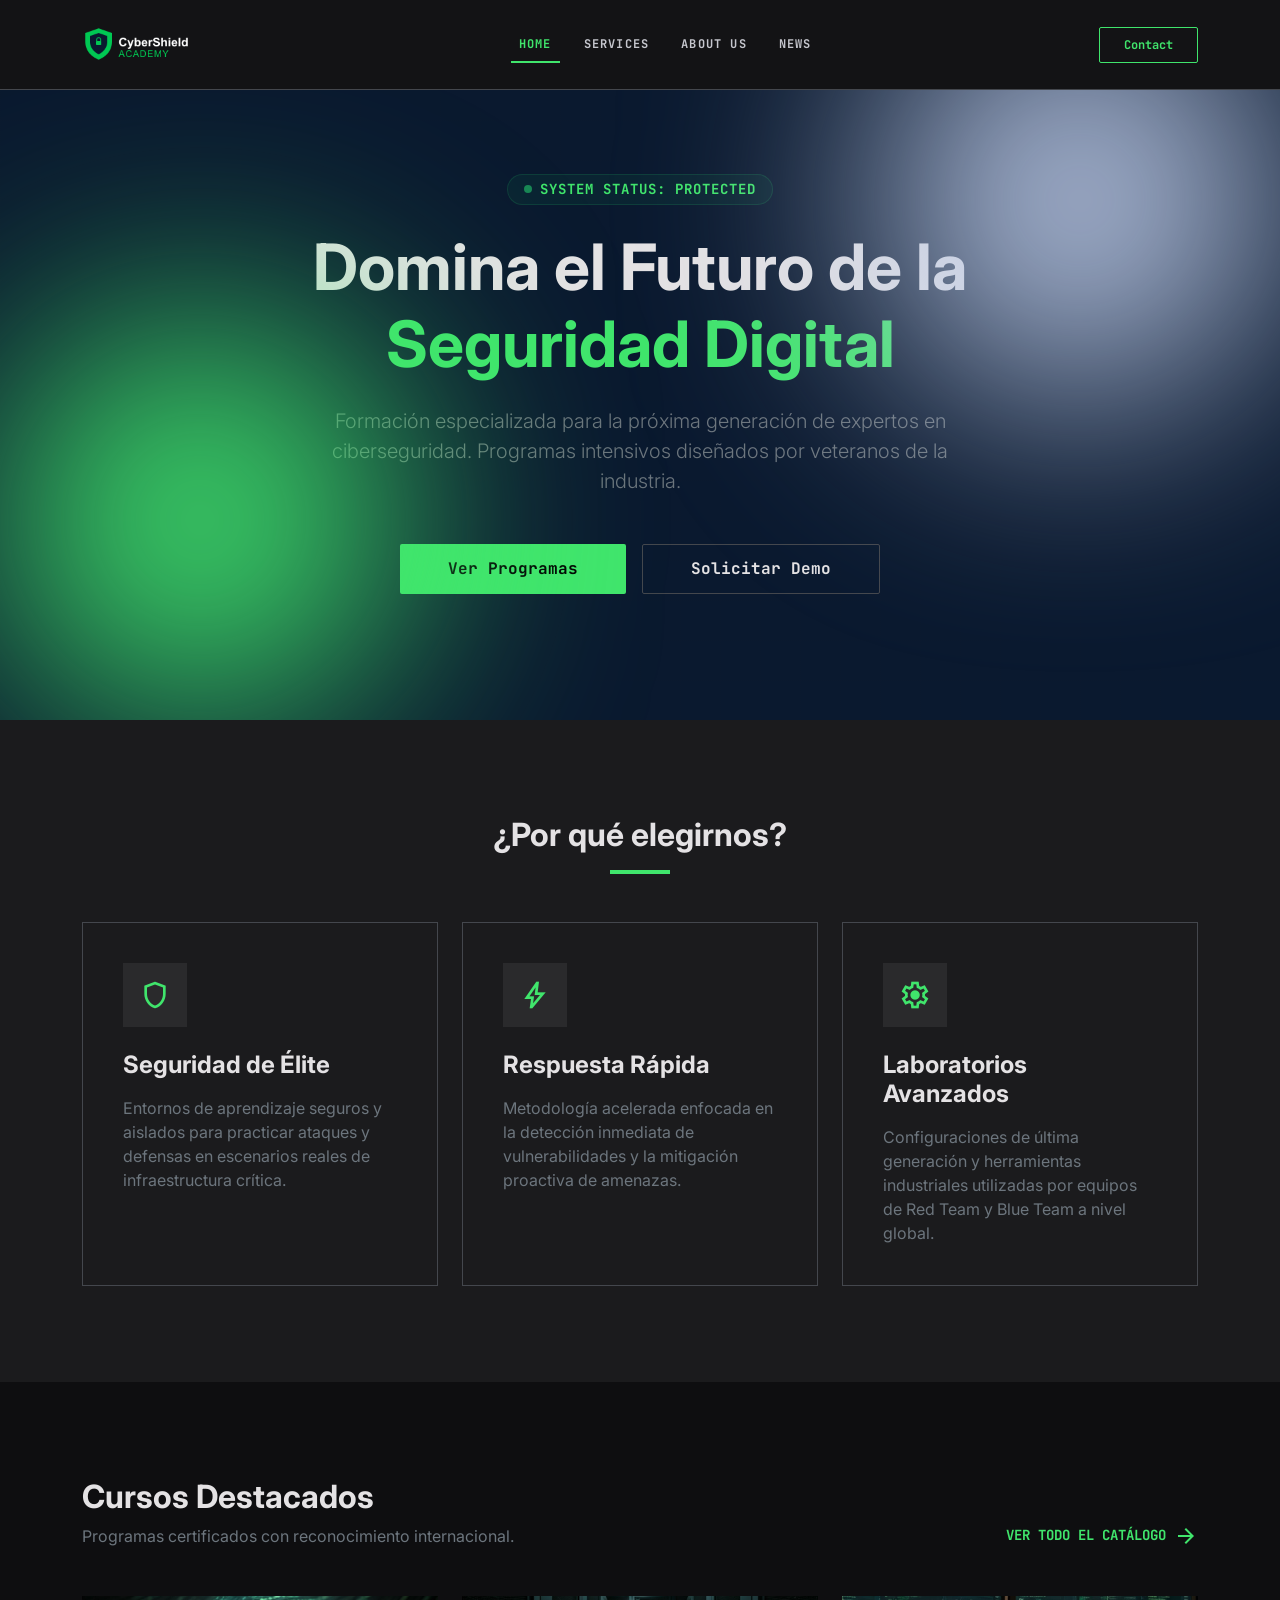
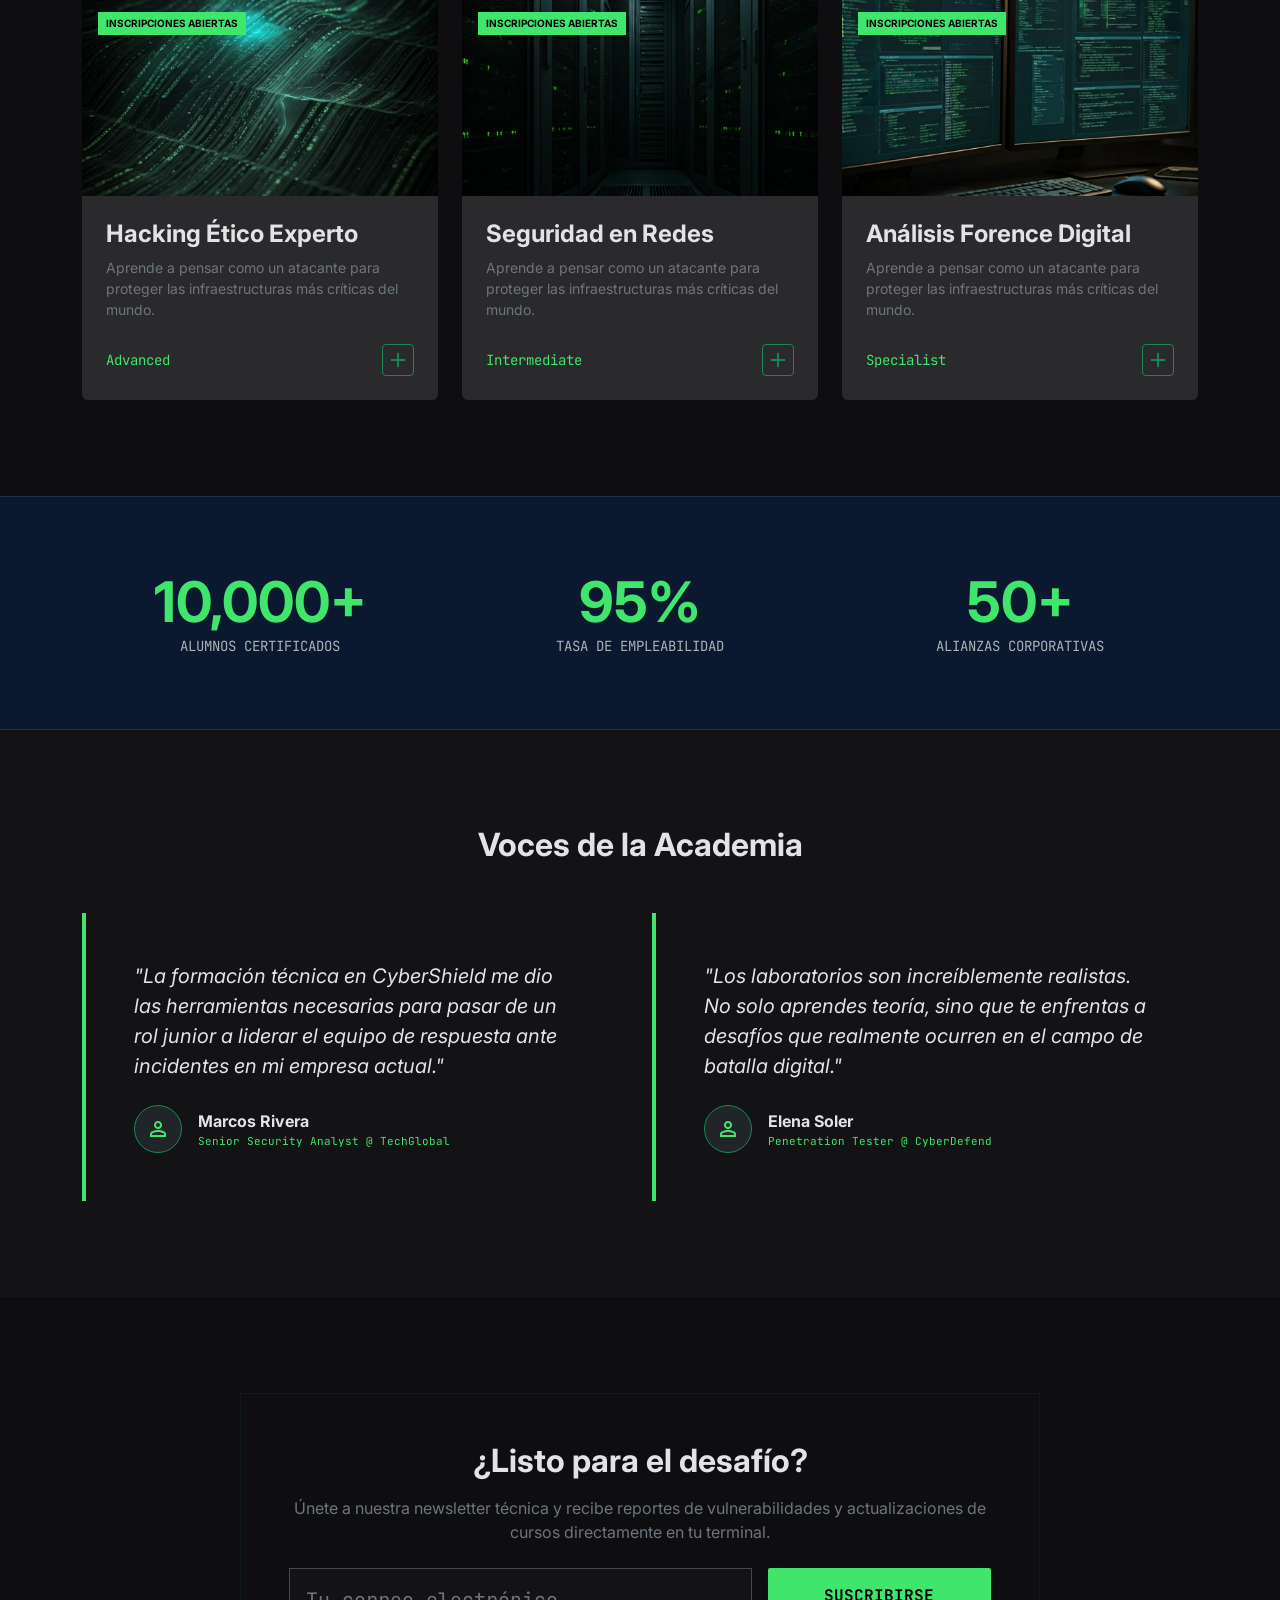
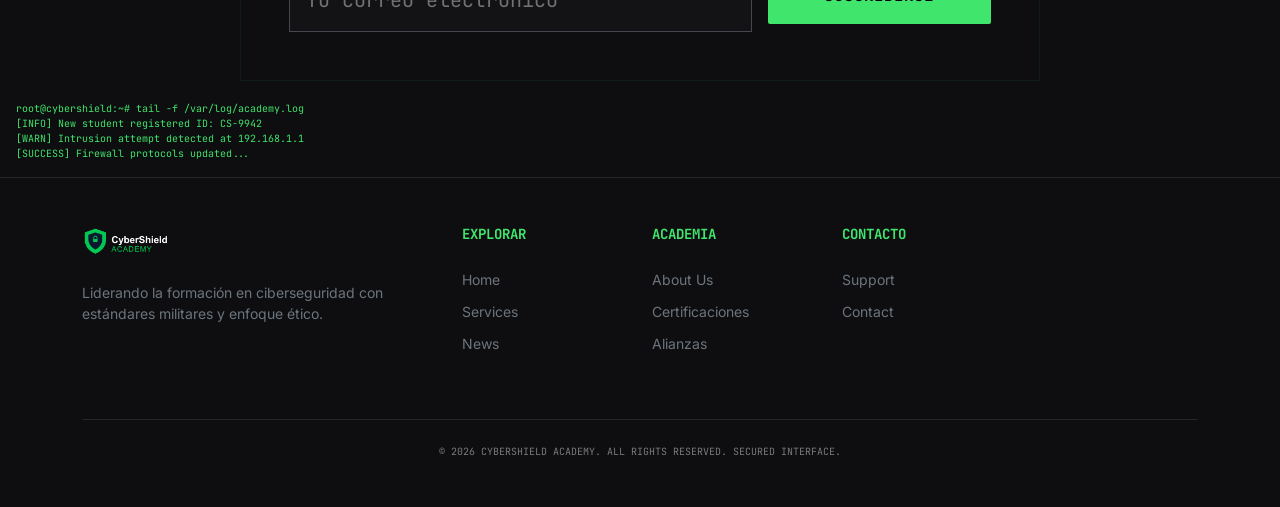
<file: index.html>
<!DOCTYPE html>
<html lang="es">

<head>
    <meta charset="UTF-8">
    <meta name="viewport" content="width=device-width, initial-scale=1.0">
    <title>CyberShield Academy | Domina la Seguridad Digital</title>

    <!-- Bootstrap 5 CSS-->
    <link href="styles/bootstrap.min.css" rel="stylesheet" />

    <!-- Fuentes -->
    <link rel="stylesheet" href="styles/fonts.css">

    <!-- Custom CSS -->
    <link rel="stylesheet" href="styles/style.css">
    <link rel="stylesheet" href="styles/style-index2.css">
</head>

<body>
    <!-- Navbar -->
    <header class="fixed-top">
        <nav class="navbar navbar-expand-lg py-3">
            <div class="container">
                <a class="navbar-brand" href="#">
                    <img alt="CyberShield Academy" height="40" src="assets/CyberShieldAcademy.png" />
                </a>
                <button class="navbar-toggler border-0 shadow-none" data-bs-target="#mainNav" data-bs-toggle="collapse"
                    type="button">
                    <span class="material-symbols-outlined text-white">menu</span>
                </button>
                <div class="collapse navbar-collapse" id="mainNav">
                    <ul class="navbar-nav mx-auto gap-lg-3">
                        <li class="nav-item"><a class="nav-link active" href="index.html">Home</a></li>
                        <li class="nav-item"><a class="nav-link" href="templates/services.html">Services</a></li>
                        <li class="nav-item"><a class="nav-link" href="templates/nosotros.html">About Us</a></li>
                        <li class="nav-item"><a class="nav-link" href="templates/noticias.html">News</a></li>
                    </ul>
                    <div class="d-flex">
                        <button onclick="location.href='templates/contacto.html'"
                            class="btn btn-cybershield-outline px-4 py-2">Contact</button>
                    </div>
                </div>
            </div>
        </nav>
    </header>
    <main>
        <!-- Hero Section -->
        <section class="hero-section">
            <div class="hero-grid"></div>
            <div class="scanline"></div>
            <div class="container position-relative py-5 mt-5">
                <div class="row justify-content-center text-center">
                    <div class="col-lg-10">
                        <div
                            class="d-inline-flex align-items-center gap-2 px-3 py-1 mb-4 border border-success border-opacity-25 bg-success bg-opacity-10 rounded-pill">
                            <span class="rounded-circle bg-success ss-span-hero"></span>
                            <span class="ss-span-hero-letter font-mono text-green small text-uppercase fw-bold">System
                                Status: Protected</span>
                        </div>
                        <h1 class="display-3 fw-bold mb-4">
                            Domina el Futuro de la <span class="text-green">Seguridad Digital</span>
                        </h1>
                        <p class="lead mb-5 mx-auto text-secondary p-hero">
                            Formación especializada para la próxima generación de expertos en ciberseguridad. Programas
                            intensivos diseñados por veteranos de la industria.
                        </p>
                        <div class="d-flex flex-column flex-sm-row justify-content-center gap-3">
                            <button onclick="location.href='templates/services.html'"
                                class="btn btn-primary-tech px-5">Ver Programas</button>
                            <button onclick="location.href='templates/contacto.html'"
                                class="btn btn-outline-tech px-5">Solicitar Demo</button>
                        </div>
                    </div>
                </div>
            </div>
            <!-- Ambient glows -->
            <div class="position-absolute bottom-0 start-0 opacity-10 ambient-glow_1">
            </div>
            <div class="position-absolute top-0 end-0 opacity-10 ambient-glow_2">
            </div>
        </section>
        <!-- Características -->
        <section class="py-5 bg-surface-low">
            <div class="container py-lg-5">
                <div class="text-center mb-5">
                    <h2 class="fw-bold mb-3">¿Por qué elegirnos?</h2>
                    <div class="mx-auto dd-div-liner"></div>
                </div>
                <div class="row g-4">
                    <div class="col-md-4">
                        <div class="feature-card">
                            <div class="feature-icon-box">
                                <span class="material-symbols-outlined fs-2">shield</span>
                            </div>
                            <h3 class="h4 fw-bold mb-3">Seguridad de Élite</h3>
                            <p class="text-secondary mb-0">Entornos de aprendizaje seguros y aislados para practicar
                                ataques y defensas en escenarios reales de infraestructura crítica.</p>
                        </div>
                    </div>
                    <div class="col-md-4">
                        <div class="feature-card">
                            <div class="feature-icon-box">
                                <span class="material-symbols-outlined fs-2">bolt</span>
                            </div>
                            <h3 class="h4 fw-bold mb-3">Respuesta Rápida</h3>
                            <p class="text-secondary mb-0">Metodología acelerada enfocada en la detección inmediata de
                                vulnerabilidades y la mitigación proactiva de amenazas.</p>
                        </div>
                    </div>
                    <div class="col-md-4">
                        <div class="feature-card">
                            <div class="feature-icon-box">
                                <span class="material-symbols-outlined fs-2">settings</span>
                            </div>
                            <h3 class="h4 fw-bold mb-3">Laboratorios Avanzados</h3>
                            <p class="text-secondary mb-0">Configuraciones de última generación y herramientas
                                industriales utilizadas por equipos de Red Team y Blue Team a nivel global.</p>
                        </div>
                    </div>
                </div>
            </div>
        </section>
        <!-- Cursos -->
        <section class="py-5 bg-surface-lowest">
            <div class="container py-lg-5">
                <div class="d-flex flex-column flex-md-row justify-content-between align-items-md-end mb-5">
                    <div id="cursos">
                        <h2 class="fw-bold mb-2">Cursos Destacados</h2>
                        <p class="text-secondary mb-0">Programas certificados con reconocimiento internacional.</p>
                    </div>
                    <a class="text-green font-mono text-decoration-none mt-3 mt-md-0 fw-bold small" href="#">
                        VER TODO EL CATÁLOGO <span class="material-symbols-outlined align-middle">arrow_forward</span>
                    </a>
                </div>
        
                <!-- Contenedor general para la grilla -->
                <div id="lista-cursos" class="row g-4"></div>
            </div>
        </section>
                        <!-- Fururo json -->
                   
        </section>
        <!-- Estadísticas -->
        <section class="py-5 bg-dark-blue border-top border-bottom border-white border-opacity-10">
            <div class="container py-4">
                <div class="row g-4 text-center">
                    <div class="col-md-4">
                        <div class="display-4 fw-bold text-green">10,000+</div>
                        <div class="font-mono text-uppercase small opacity-75">Alumnos Certificados</div>
                    </div>
                    <div class="col-md-4">
                        <div class="display-4 fw-bold text-green">95%</div>
                        <div class="font-mono text-uppercase small opacity-75">Tasa de Empleabilidad</div>
                    </div>
                    <div class="col-md-4">
                        <div class="display-4 fw-bold text-green">50+</div>
                        <div class="font-mono text-uppercase small opacity-75">Alianzas Corporativas</div>
                    </div>
                </div>
            </div>
        </section>
        <!-- Testimonios -->
        <section class="py-5">
            <div class="container py-lg-5">
                <h2 class="fw-bold text-center mb-5">Voces de la Academia</h2>
                <div class="row g-4">
                    <div class="col-md-6">
                        <div class="p-4 p-lg-5 bg-surface-container-high border-green-left h-100">
                            <p class="fst-italic mb-4 fs-5">"La formación técnica en CyberShield me dio las herramientas
                                necesarias para pasar de un rol junior a liderar el equipo de respuesta ante incidentes
                                en mi empresa actual."</p>
                            <div class="d-flex align-items-center gap-3">
                                <div
                                    class="dd-div bg-dark rounded-circle border border-success d-flex align-items-center justify-content-center">
                                    <span class="material-symbols-outlined text-green">person</span>
                                </div>
                                <div>
                                    <div class="fw-bold">Marcos Rivera</div>
                                    <div class="dd-font-size-11 font-mono text-green small">Senior Security
                                        Analyst @ TechGlobal</div>
                                </div>
                            </div>
                        </div>
                    </div>
                    <div class="col-md-6">
                        <div class="p-4 p-lg-5 bg-surface-container-high border-green-left h-100">
                            <p class="fst-italic mb-4 fs-5">"Los laboratorios son increíblemente realistas. No solo
                                aprendes teoría, sino que te enfrentas a desafíos que realmente ocurren en el campo de
                                batalla digital."</p>
                            <div class="d-flex align-items-center gap-3">
                                <div
                                    class="dd-div bg-dark rounded-circle border border-success d-flex align-items-center justify-content-center">
                                    <span class="material-symbols-outlined text-green">person</span>
                                </div>
                                <div>
                                    <div class="fw-bold">Elena Soler</div>
                                    <div class="dd-font-size-11 font-mono text-green small">Penetration Tester
                                        @ CyberDefend</div>
                                </div>
                            </div>
                        </div>
                    </div>
                </div>
            </div>
        </section>
        <!-- Newsletter -->
        <section class="py-5 bg-surface-lowest position-relative overflow-hidden">
            <div class="container position-relative py-5 dd-div-2">
                <div
                    class="dd-div-tamaño mx-auto p-4 p-md-5 border border-success border-opacity-10 bg-surface-container text-center">
                    <h2 class="fw-bold mb-3">¿Listo para el desafío?</h2>
                    <p class="text-secondary mb-4">Únete a nuestra newsletter técnica y recibe reportes de
                        vulnerabilidades y actualizaciones de cursos directamente en tu terminal.</p>
                    <form class="row g-3 justify-content-center"
                        onsubmit="event.preventDefault(); alert('Subscripción activada.');">
                        <div class="col-md-8">
                            <input class="form-control form-control-lg newsletter-input py-3"
                                placeholder="Tu correo electrónico" required="" type="email" />
                        </div>
                        <div class="col-md-4">
                            <button class="btn btn-primary-tech w-100 py-3" type="submit">SUSCRIBIRSE</button>
                        </div>
                    </form>
                </div>
            </div>
            <!-- Decorative Log Text -->
            <div class="position-absolute bottom-0 start-0 p-3 font-mono opacity-10 text-green font-size-10">
                root@cybershield:~# tail -f /var/log/academy.log<br />
                [INFO] New student registered ID: CS-9942<br />
                [WARN] Intrusion attempt detected at 192.168.1.1<br />
                [SUCCESS] Firewall protocols updated...
            </div>
        </section>
    </main>
    <!-- Footer -->
    <footer class="py-5 bg-surface-lowest border-top border-white border-opacity-10">
        <div class="container">
            <div class="row gy-5">
                <div class="col-lg-4">
                    <img alt="CyberShield Academy" class="mb-4" height="32" src="assets/CyberShieldAcademy.png" />
                    <p class="text-secondary small pe-lg-5">Liderando la formación en ciberseguridad con estándares
                        militares y enfoque ético.</p>
                </div>
                <div class="col-6 col-md-4 col-lg-2">
                    <h6 class="font-mono text-green fw-bold mb-4 small">EXPLORAR</h6>
                    <ul class="list-unstyled d-grid gap-2">
                        <li><a class="text-secondary text-decoration-none small" href="index.html">Home</a></li>
                        <li><a class="text-secondary text-decoration-none small" href="templates/services.html">Services</a></li>
                        <li><a class="text-secondary text-decoration-none small" href="templates/noticias.html">News</a>
                        </li>
                    </ul>
                </div>
                <div class="col-6 col-md-4 col-lg-2">
                    <h6 class="font-mono text-green fw-bold mb-4 small">ACADEMIA</h6>
                    <ul class="list-unstyled d-grid gap-2">
                        <li><a class="text-secondary text-decoration-none small" href="templates/nosotros.html">About
                                Us</a></li>
                        <li><a class="text-secondary text-decoration-none small"
                                href="#">Certificaciones</a></li>
                        <li><a class="text-secondary text-decoration-none small"
                                href="#">Alianzas</a></li>
                    </ul>
                </div>
                <div class="col-6 col-md-4 col-lg-2">
                    <h6 class="font-mono text-green fw-bold mb-4 small">CONTACTO</h6>
                    <ul class="list-unstyled d-grid gap-2">
                        <li><a class="text-secondary text-decoration-none small"
                                href="#">Support</a></li>
                        <li><a class="text-secondary text-decoration-none small"
                                href="templates/contacto.html">Contact</a></li>
                    </ul>
                </div>
            </div>
            <div class="mt-5 pt-4 border-top border-white border-opacity-10 text-center">
                <p class="font-size-10 font-mono small opacity-50 text-uppercase mb-0">
                    © 2026 CyberShield Academy. All rights reserved. SECURED INTERFACE.
                </p>
            </div>
        </div>
    </footer>
    <!-- Bootstrap Bundle JS -->
    <script src="js/bootstrap.bundle.js"></script>

    <script src="js/scripts.js"></script>
    <script src="js/main_index.js"></script>


</body>

</html>
</file>
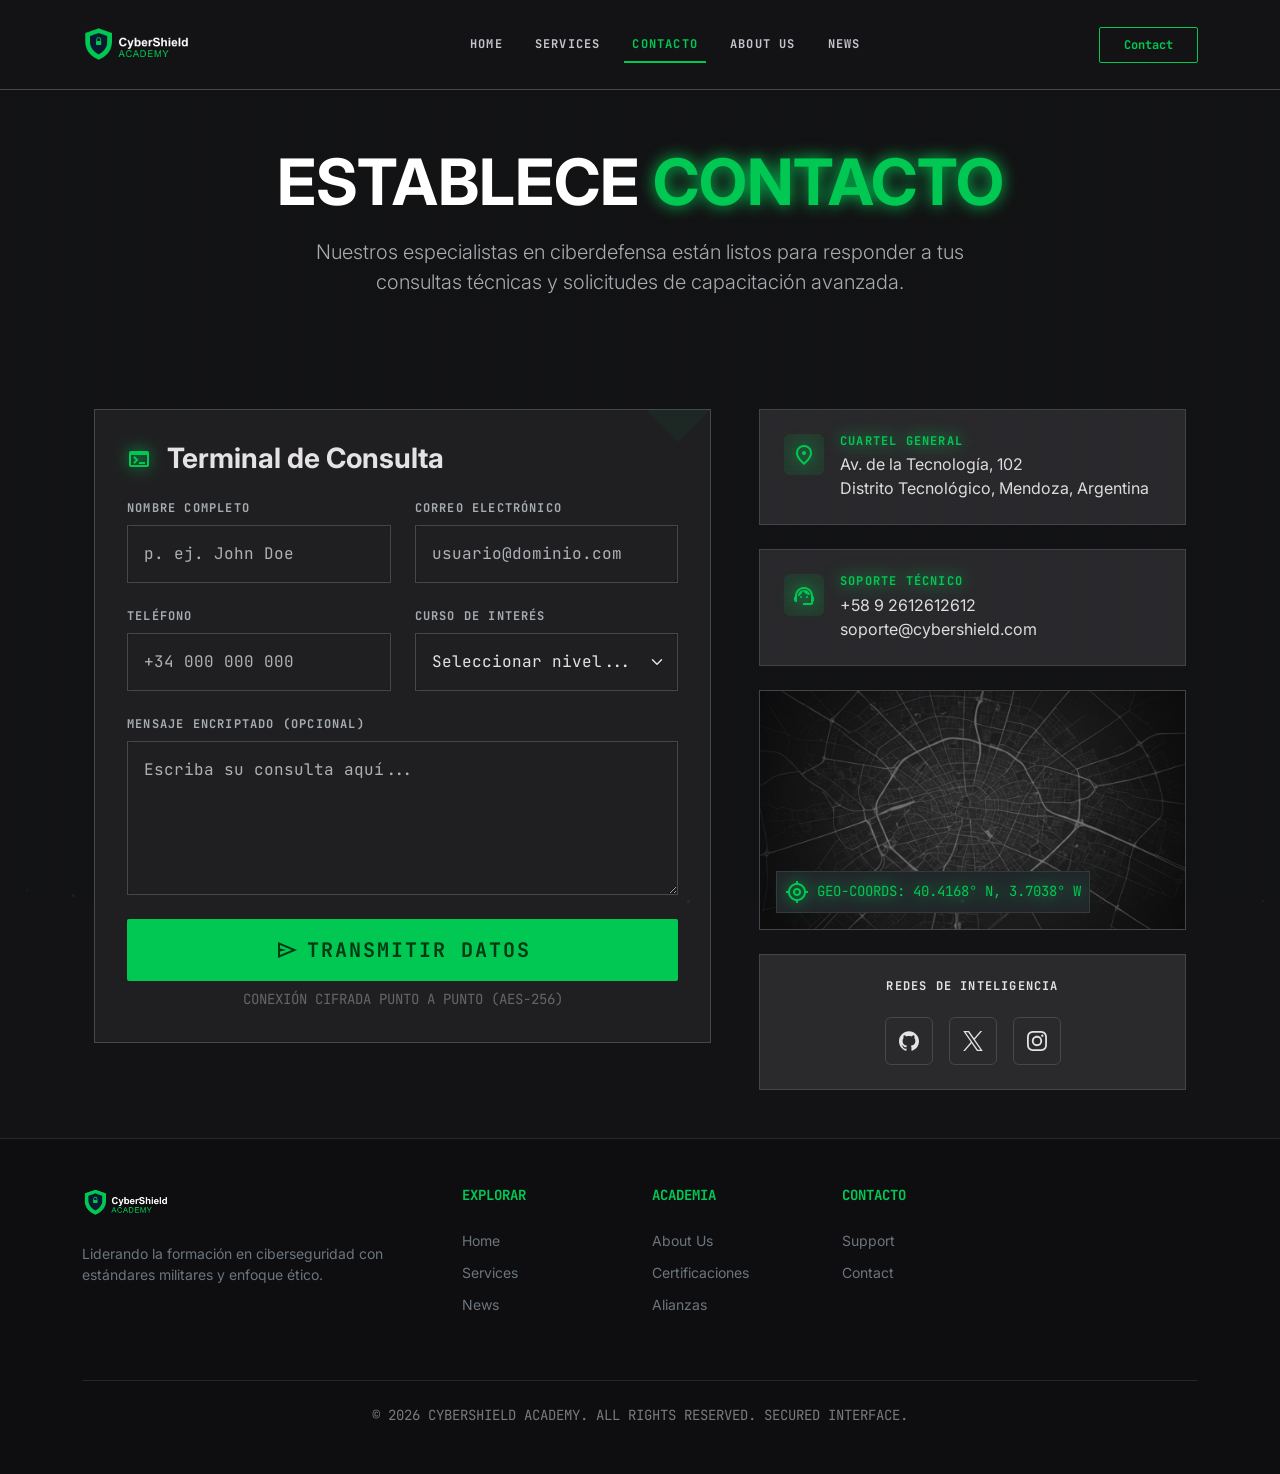
<file: templates/contacto.html>
<!DOCTYPE html>

<html data-bs-theme="dark" lang="es">

<head>
    <meta charset="utf-8" />
    <meta content="width=device-width, initial-scale=1.0" name="viewport" />
    <title>Contacto | CyberShield Academy</title>
    <!-- Bootstrap 5 CSS -->
    <link href="../styles/bootstrap.min.css" rel="stylesheet" />

    <!-- Fuentes -->
    <link rel="stylesheet" href="../styles/fonts.css" />

    <!-- Custom CSS -->
    <link href="../styles/style.css" rel="stylesheet" />
    <link href="../styles/contacto.css" rel="stylesheet" />

</head>

<body>
    <!-- Barra de Navegación -->
    <div class="fixed-top">
        <nav class="navbar navbar-scrolled navbar-expand-lg py-3">
            <div class="container">
                <a class="navbar-brand" href="#">
                    <img alt="CyberShield Academy" height="40" src="../assets/CyberShieldAcademy.png" />
                </a>
                <button class="navbar-toggler border-0 shadow-none" data-bs-target="#mainNav" data-bs-toggle="collapse"
                    type="button">
                    <span class="material-symbols-outlined text-white">menu</span>
                </button>
                <div class="collapse navbar-collapse" id="mainNav">
                    <ul class="navbar-nav mx-auto gap-lg-3">
                        <li class="nav-item"><a class="nav-link " href="../index.html">Home</a></li>
                        <li class="nav-item"><a class="nav-link" href="services.html">Services</a></li>
                        <li class="nav-item"><a class="nav-link active" href="#">Contacto</a></li>
                        <li class="nav-item"><a class="nav-link" href="nosotros.html">About Us</a></li>
                        <li class="nav-item"><a class="nav-link" href="noticias.html">News</a></li>
                    </ul>
                    <div class="d-flex">
                        <button onclick="location.href='contacto.html'" class="btn btn-cybershield-outline px-4 py-2">Contact</button>
                    </div>
                </div>
            </div>
        </nav>
    </div>
    <!-- Sección Hero -->
    <header class="relative text-center py-5 mt-5">
        <div class="scanline-bg"></div>
        <div class="container position-relative z-1 py-5">
            <h1 class="display-3 fw-bold text-white mb-3">
                ESTABLECE <span class="glow-accent">CONTACTO</span>
            </h1>
            <p class="lead text-secondary-emphasis mx-auto max-width-700">
                Nuestros especialistas en ciberdefensa están listos para responder a tus consultas técnicas y
                solicitudes de capacitación avanzada.
            </p>
        </div>
    </header>
    <main class="container-xl px-4 pb-5">
        <div class="row g-5">
            <!-- Columna Izquierda: Terminal de Consulta -->
            <div class="col-lg-7">
                <section class="terminal-container">
                    <div class="terminal-accent"></div>
                    <h2 class="h3 fw-bold mb-4 d-flex align-items-center gap-3">
                        <span class="material-symbols-outlined glow-accent font-variation">terminal</span>
                        Terminal de Consulta
                    </h2>
                    <form id="contact-form">
                        <div class="row g-4 mb-4">
                            <div class="col-md-6">
                                <label class="label-caps mb-2 text-secondary-emphasis d-block" for="name">Nombre
                                    Completo</label>
                                <div class="neon-border-focus">
                                    <input class="form-control form-control-cyber" id="name"
                                        placeholder="p. ej. John Doe" required="" type="text" />
                                </div>
                            </div>
                            <div class="col-md-6">
                                <label class="label-caps mb-2 text-secondary-emphasis d-block" for="email">Correo
                                    Electrónico</label>
                                <div class="neon-border-focus">
                                    <input class="form-control form-control-cyber" id="email"
                                        placeholder="usuario@dominio.com" required="" type="email" />
                                </div>
                            </div>
                        </div>
                        <div class="row g-4 mb-4">
                            <div class="col-md-6">
                                <label class="label-caps mb-2 text-secondary-emphasis d-block"
                                    for="phone">Teléfono</label>
                                <div class="neon-border-focus">
                                    <input class="form-control form-control-cyber" id="phone"
                                        placeholder="+34 000 000 000" type="tel" />
                                </div>
                            </div>
                            <div class="col-md-6">
                                <label class="label-caps mb-2 text-secondary-emphasis d-block" for="course">Curso de
                                    Interés</label>
                                <div class="neon-border-focus position-relative">
                                    <select class="form-select dark-select form-select-cyber" id="course">
                                        <option selected="" value="">Seleccionar nivel...</option>
                                        <option value="ethical-hacking">Hacking Ético Certificado</option>
                                        <option value="cyber-defense">Seguridad en Redes Avanzada</option>
                                        <option value="forensics">Analisis Forense Digital</option>
                                        <option value="cloud-security">Seguridad en la Nube (AWS/Azure)</option>
                                    </select>
                                </div>
                            </div>
                        </div>
                        <div class="mb-4">
                            <label class="label-caps mb-2 text-secondary-emphasis d-block" for="message">Mensaje
                                Encriptado (Opcional)</label>
                            <div class="neon-border-focus">
                                <textarea class="form-control form-control-cyber" id="message"
                                    placeholder="Escriba su consulta aquí..." rows="5"></textarea>
                            </div>
                        </div>
                        <button
                            class="btn btn-cyber-secondary w-100 py-3 label-caps fs-5 d-flex align-items-center justify-content-center gap-2 mb-2"
                            type="submit">
                            <span class="material-symbols-outlined">send</span>
                            TRANSMITIR DATOS
                        </button>
                        <p class="text-center font-code small text-secondary-emphasis opacity-50 mb-0">CONEXIÓN CIFRADA
                            PUNTO A PUNTO (AES-256)</p>
                    </form>
                </section>
            </div>
            <!-- Columna Derecha -->
            <div class="col-lg-5">
                <div class="d-flex flex-column gap-4">
                    <!-- Tarjetas de Contacto -->
                    <div class="info-card d-flex align-items-start gap-3">
                        <div class="p-2 rounded background-c">
                            <span class="material-symbols-outlined glow-accent">location_on</span>
                        </div>
                        <div>
                            <h3 class="label-caps glow-accent mb-1">CUARTEL GENERAL</h3>
                            <p class="mb-0">Av. de la Tecnología, 102<br />Distrito Tecnológico, Mendoza, Argentina</p>
                        </div>
                    </div>
                    <div class="info-card d-flex align-items-start gap-3">
                        <div class="p-2 rounded background-c">
                            <span class="material-symbols-outlined glow-accent">support_agent</span>
                        </div>
                        <div>
                            <h3 class="label-caps glow-accent mb-1">SOPORTE TÉCNICO</h3>
                            <p class="mb-0">+58 9 2612612612<br />soporte@cybershield.com</p>
                        </div>
                    </div>
                    <!-- Mapa -->
                    <div class="position-relative overflow-hidden border border-secondary-subtle aspect">
                        <img class="w-100 h-100 object-fit-cover grayscale transition-all filter"
                            alt="Mapa táctico futurista de Madrid" src="../assets/04_contacto/contacto-mapa.webp" />
                        <div
                            class="position-absolute bottom-0 start-0 m-3 p-2 bg-dark border border-secondary border-opacity-25 backdrop-blur">
                            <p class="font-code small glow-accent mb-0 d-flex align-items-center gap-2">
                                <span class="material-symbols-outlined small">my_location</span>
                                GEO-COORDS: 40.4168° N, 3.7038° W
                            </p>
                        </div>
                    </div>
                    <!-- Redes de Inteligencia -->
                    <div class="p-4 border border-secondary-subtle text-center background-surface">
                        <h3 class="label-caps mb-4">REDES DE INTELIGENCIA</h3>
                        <div class="d-flex justify-content-center gap-3">
                            <a class="social-link rounded" href="#" aria-label="github">
                                <svg role="img" viewBox="0 0 24 24" xmlns="http://www.w3.org/2000/svg">
                                    <title>GitHub</title>
                                    <path fill="currentColor"
                                        d="M12 .297c-6.63 0-12 5.373-12 12 0 5.303 3.438 9.8 8.205 11.385.6.113.82-.258.82-.577 0-.285-.01-1.04-.015-2.04-3.338.724-4.042-1.61-4.042-1.61C4.422 18.07 3.633 17.7 3.633 17.7c-1.087-.744.084-.729.084-.729 1.205.084 1.838 1.236 1.838 1.236 1.07 1.835 2.809 1.305 3.495.998.108-.776.417-1.305.76-1.605-2.665-.3-5.466-1.332-5.466-5.93 0-1.31.465-2.38 1.235-3.22-.135-.303-.54-1.523.105-3.176 0 0 1.005-.322 3.3 1.23.96-.267 1.98-.399 3-.405 1.02.006 2.04.138 3 .405 2.28-1.552 3.285-1.23 3.285-1.23.645 1.653.24 2.873.12 3.176.765.84 1.23 1.91 1.23 3.22 0 4.61-2.805 5.625-5.475 5.92.42.36.81 1.096.81 2.22 0 1.606-.015 2.896-.015 3.286 0 .315.21.69.825.57C20.565 22.092 24 17.592 24 12.297c0-6.627-5.373-12-12-12" />
                                </svg>
                            </a>
                            <a class="social-link rounded icon" href="#" aria-label="X">
                                <svg role="img" viewBox="0 0 24 24" xmlns="http://www.w3.org/2000/svg">
                                    <title>X</title>
                                    <path fill="currentColor"
                                        d="M14.234 10.162 22.977 0h-2.072l-7.591 8.824L7.251 0H.258l9.168 13.343L.258 24H2.33l8.016-9.318L16.749 24h6.993zm-2.837 3.299-.929-1.329L3.076 1.56h3.182l5.965 8.532.929 1.329 7.754 11.09h-3.182z" />
                                </svg>
                            </a>
                            <a class="social-link rounded" href="#" aria-label="Instagram">
                                <svg role="img" viewBox="0 0 24 24" xmlns="http://www.w3.org/2000/svg">
                                    <title>Instagram</title>
                                    <path fill="currentColor"
                                        d="M7.0301.084c-1.2768.0602-2.1487.264-2.911.5634-.7888.3075-1.4575.72-2.1228 1.3877-.6652.6677-1.075 1.3368-1.3802 2.127-.2954.7638-.4956 1.6365-.552 2.914-.0564 1.2775-.0689 1.6882-.0626 4.947.0062 3.2586.0206 3.6671.0825 4.9473.061 1.2765.264 2.1482.5635 2.9107.308.7889.72 1.4573 1.388 2.1228.6679.6655 1.3365 1.0743 2.1285 1.38.7632.295 1.6361.4961 2.9134.552 1.2773.056 1.6884.069 4.9462.0627 3.2578-.0062 3.668-.0207 4.9478-.0814 1.28-.0607 2.147-.2652 2.9098-.5633.7889-.3086 1.4578-.72 2.1228-1.3881.665-.6682 1.0745-1.3378 1.3795-2.1284.2957-.7632.4966-1.636.552-2.9124.056-1.2809.0692-1.6898.063-4.948-.0063-3.2583-.021-3.6668-.0817-4.9465-.0607-1.2797-.264-2.1487-.5633-2.9117-.3084-.7889-.72-1.4568-1.3876-2.1228C21.2982 1.33 20.628.9208 19.8378.6165 19.074.321 18.2017.1197 16.9244.0645 15.6471.0093 15.236-.005 11.977.0014 8.718.0076 8.31.0215 7.0301.0839m.1402 21.6932c-1.17-.0509-1.8053-.2453-2.2287-.408-.5606-.216-.96-.4771-1.3819-.895-.422-.4178-.6811-.8186-.9-1.378-.1644-.4234-.3624-1.058-.4171-2.228-.0595-1.2645-.072-1.6442-.079-4.848-.007-3.2037.0053-3.583.0607-4.848.05-1.169.2456-1.805.408-2.2282.216-.5613.4762-.96.895-1.3816.4188-.4217.8184-.6814 1.3783-.9003.423-.1651 1.0575-.3614 2.227-.4171 1.2655-.06 1.6447-.072 4.848-.079 3.2033-.007 3.5835.005 4.8495.0608 1.169.0508 1.8053.2445 2.228.408.5608.216.96.4754 1.3816.895.4217.4194.6816.8176.9005 1.3787.1653.4217.3617 1.056.4169 2.2263.0602 1.2655.0739 1.645.0796 4.848.0058 3.203-.0055 3.5834-.061 4.848-.051 1.17-.245 1.8055-.408 2.2294-.216.5604-.4763.96-.8954 1.3814-.419.4215-.8181.6811-1.3783.9-.4224.1649-1.0577.3617-2.2262.4174-1.2656.0595-1.6448.072-4.8493.079-3.2045.007-3.5825-.006-4.848-.0608M16.953 5.5864A1.44 1.44 0 1 0 18.39 4.144a1.44 1.44 0 0 0-1.437 1.4424M5.8385 12.012c.0067 3.4032 2.7706 6.1557 6.173 6.1493 3.4026-.0065 6.157-2.7701 6.1506-6.1733-.0065-3.4032-2.771-6.1565-6.174-6.1498-3.403.0067-6.156 2.771-6.1496 6.1738M8 12.0077a4 4 0 1 1 4.008 3.9921A3.9996 3.9996 0 0 1 8 12.0077" />
                                </svg>
                            </a>
                        </div>
                    </div>
                </div>
            </div>
        </div>
    </main>
    <footer class="py-5 bg-surface-lowest border-top border-white border-opacity-10">
        <div class="container">
            <div class="row gy-5">
                <div class="col-lg-4">
                    <img alt="CyberShield Academy" class="mb-4" height="32" src="../assets/CyberShieldAcademy.png" />
                    <p class="text-secondary small pe-lg-5">Liderando la formación en ciberseguridad con estándares
                        militares y enfoque ético.</p>
                </div>
                <div class="col-6 col-md-4 col-lg-2">
                    <h6 class="font-mono text-green fw-bold mb-4 small">EXPLORAR</h6>
                    <ul class="list-unstyled d-grid gap-2">
                        <li><a class="text-secondary text-decoration-none small" href="../index.html">Home</a></li>
                        <li><a class="text-secondary text-decoration-none small"
                                href="services.html">Services</a></li>
                        <li><a class="text-secondary text-decoration-none small" href="noticias.html">News</a>
                        </li>
                    </ul>
                </div>
                <div class="col-6 col-md-4 col-lg-2">
                    <h6 class="font-mono text-green fw-bold mb-4 small">ACADEMIA</h6>
                    <ul class="list-unstyled d-grid gap-2">
                        <li><a class="text-secondary text-decoration-none small" href="nosotros.html">About
                                Us</a></li>
                        <li><a class="text-secondary text-decoration-none small"
                                href="#">Certificaciones</a></li>
                        <li><a class="text-secondary text-decoration-none small"
                                href="#">Alianzas</a></li>
                    </ul>
                </div>
                <div class="col-6 col-md-4 col-lg-2">
                    <h6 class="font-mono text-green fw-bold mb-4 small">CONTACTO</h6>
                    <ul class="list-unstyled d-grid gap-2">
                        <li><a class="text-secondary text-decoration-none small" href="#">Support</a></li>
                        <li><a class="text-secondary text-decoration-none small" href="#">Contact</a></li>
                    </ul>
                </div>
            </div>
            <div class="mt-5 pt-4 border-top border-white border-opacity-10 text-center">
                <p class="font-size-10 font-mono small opacity-50 text-uppercase mb-0">
                    © 2026 CyberShield Academy. All rights reserved. SECURED INTERFACE.
                </p>
            </div>
        </div>
    </footer>
    <!-- Bootstrap 5 JS Bundle -->
    <script src="../js/bootstrap.bundle.js"></script>
    <!-- Custom JS -->
    <script src="../js/contacto.js"></script>
    <script src="../js/scripts.js"></script>

</body>
</html>
</file>
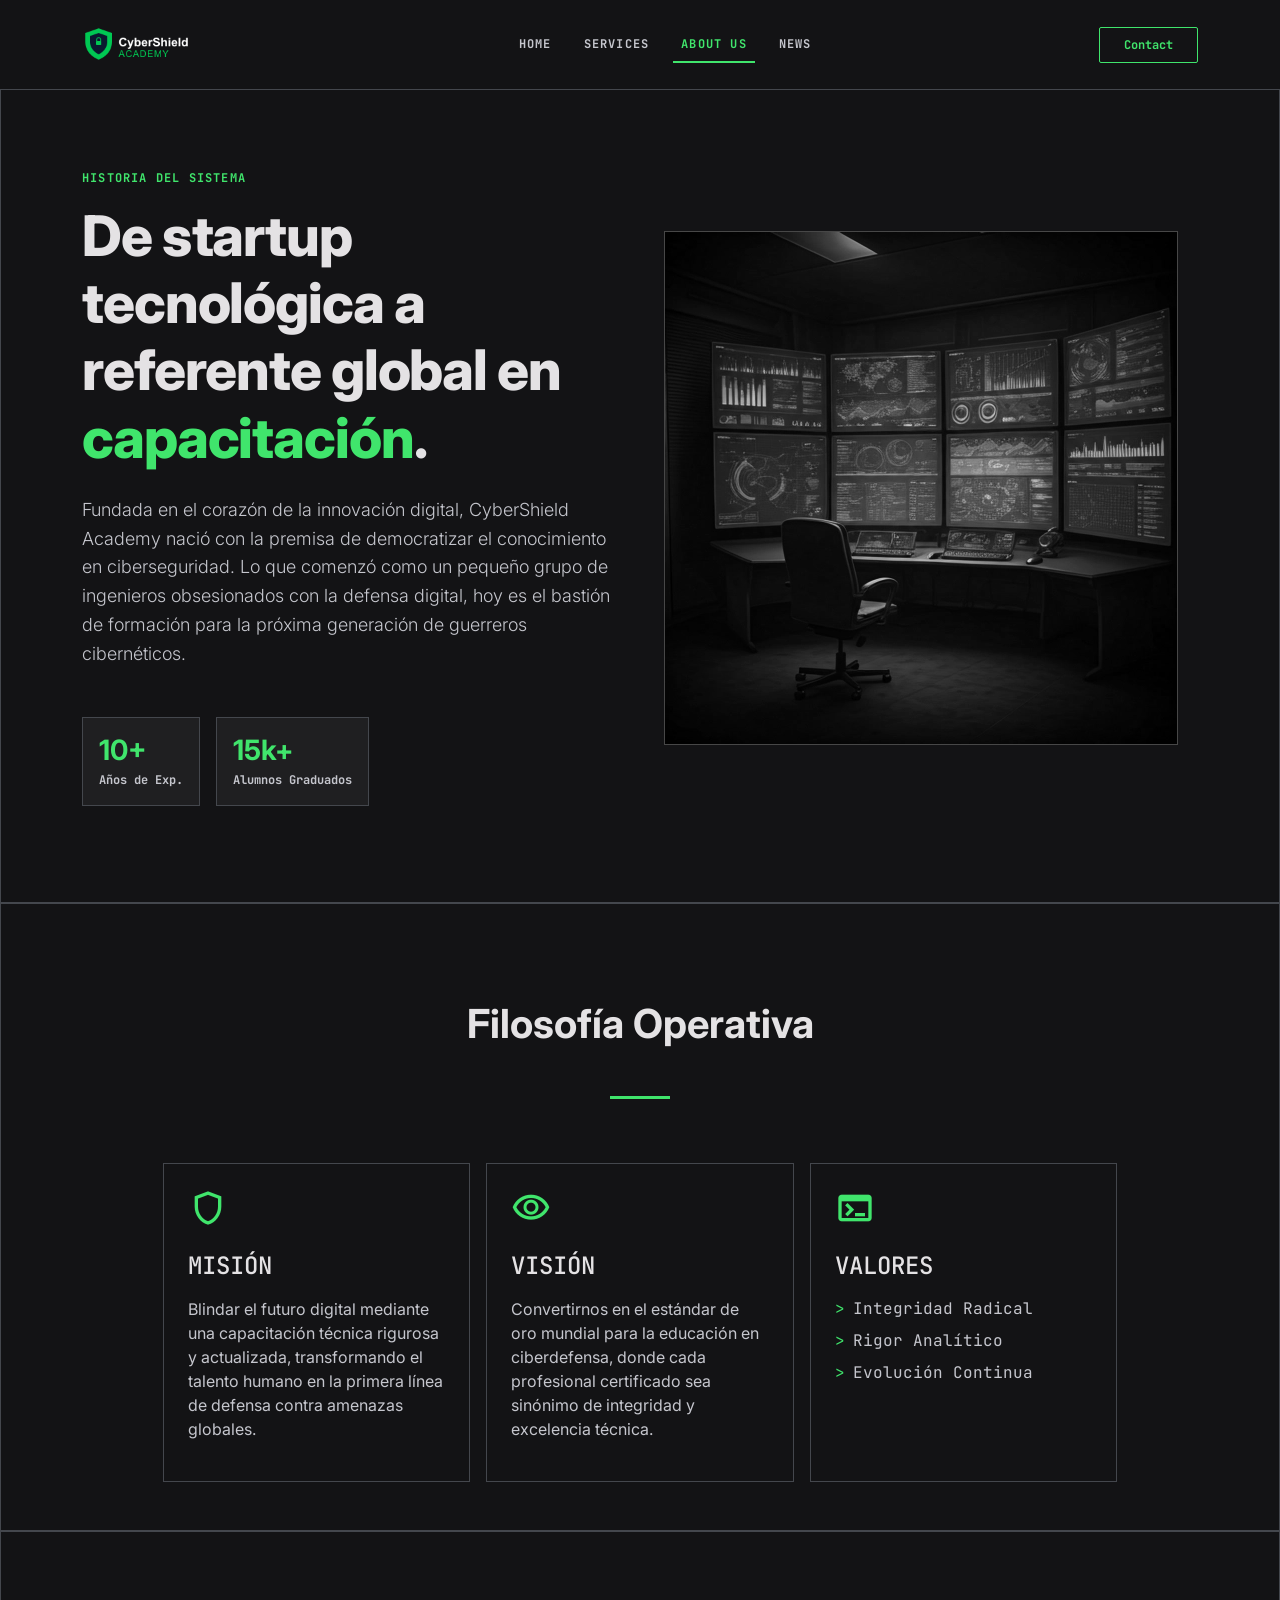
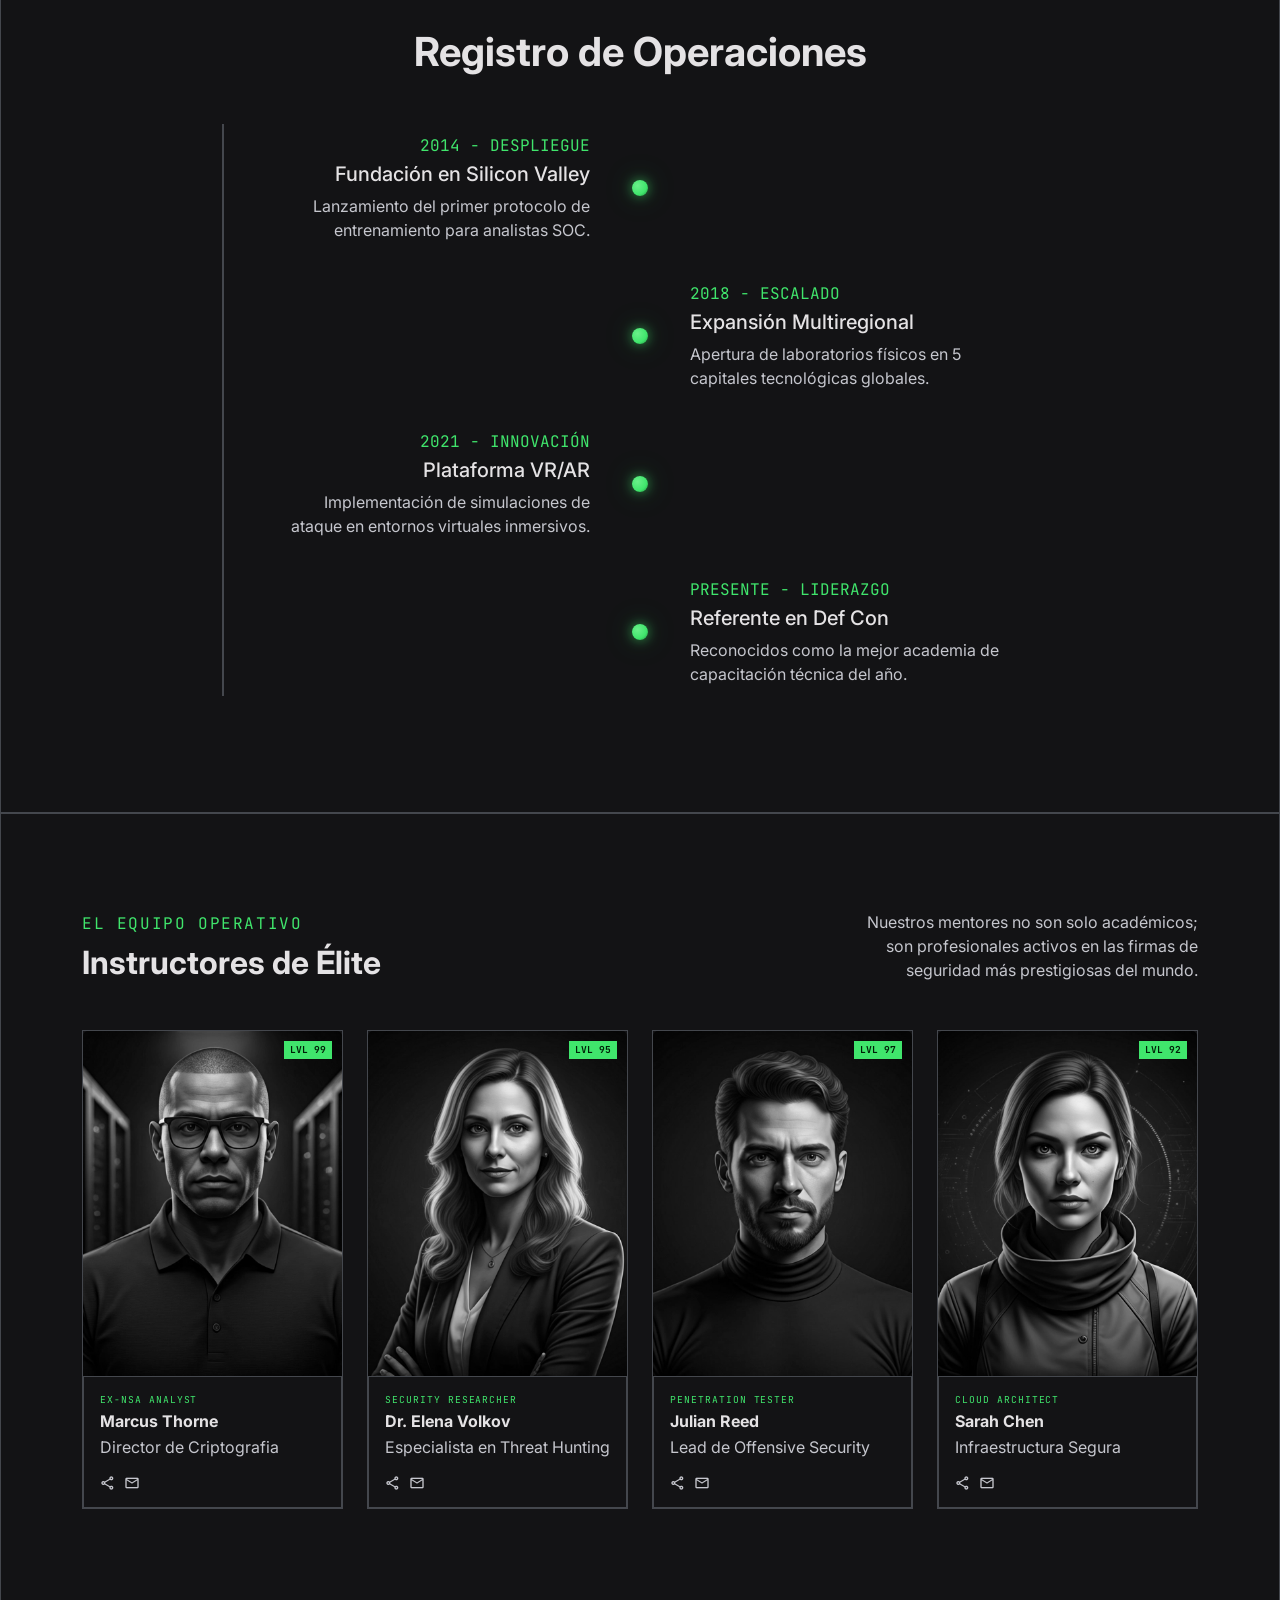
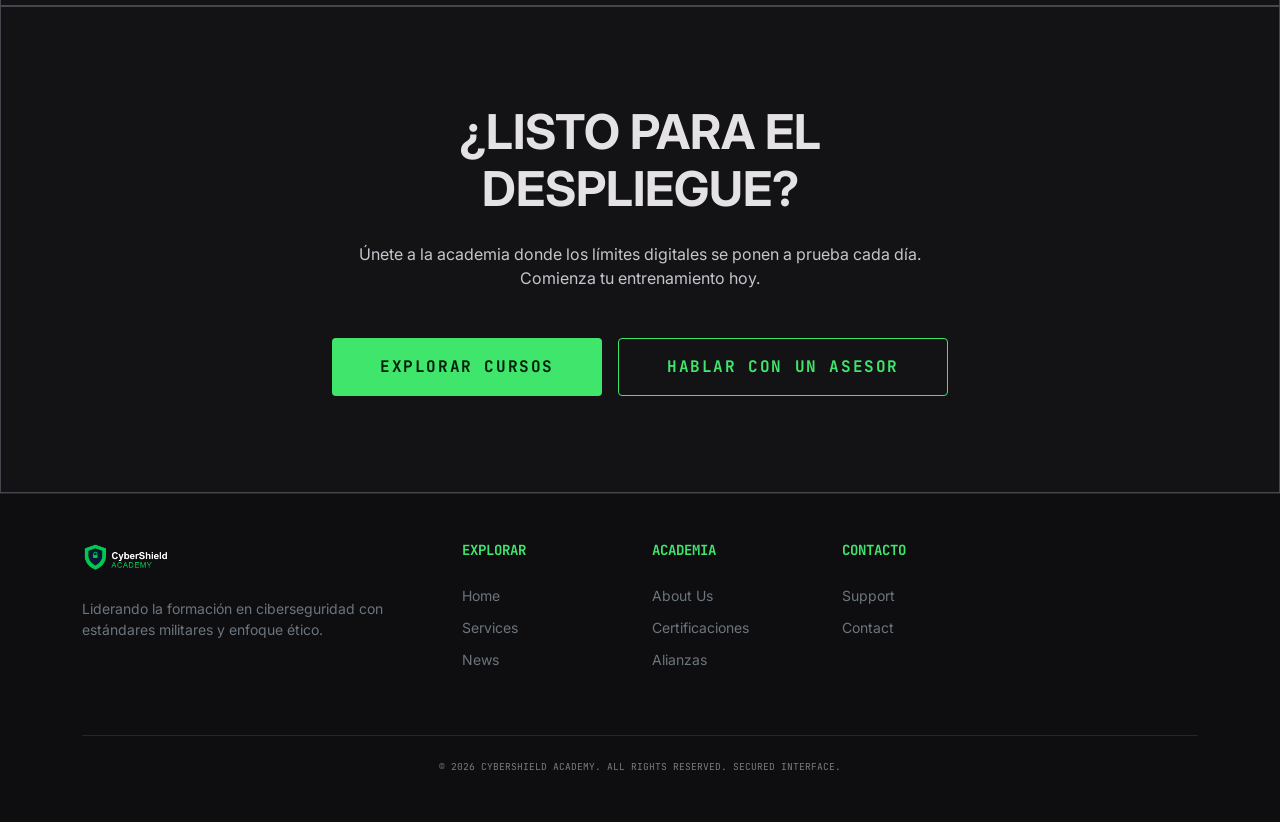
<file: templates/nosotros.html>
<!DOCTYPE html>

<html data-bs-theme="dark" lang="es">

<head>
    <meta charset="utf-8" />
    <meta content="width=device-width, initial-scale=1.0" name="viewport" />
    <title>CyberShield Academy</title>
    <!-- Bootstrap 5 CSS -->
    <link href="../styles/bootstrap.min.css" rel="stylesheet" />

    <!-- Fuentes -->
    <link rel="stylesheet" href="../styles/fonts.css" />

    <!-- Custom CSS -->
    <link href="../styles/style.css" rel="stylesheet" />
    <link href="../styles/nosotros.css" rel="stylesheet" />
</head>

<body>
    <div class="scanline-overlay"></div>
    <!-- Header -->

    <header class="fixed-top">
        <nav class="navbar navbar-scrolled  navbar-expand-lg py-3">
            <div class="container">
                <a class="navbar-brand" href="#">
                    <img alt="CyberShield Academy" height="40" src="../assets/CyberShieldAcademy.png" />
                </a>
                <button class="navbar-toggler border-0 shadow-none" data-bs-target="#mainNav" data-bs-toggle="collapse"
                    type="button">
                    <span class="material-symbols-outlined text-white">menu</span>
                </button>
                <div class="collapse navbar-collapse" id="mainNav">
                    <ul class="navbar-nav mx-auto gap-lg-3">
                        <li class="nav-item"><a class="nav-link" href="../index.html">Home</a></li>
                        <li class="nav-item"><a class="nav-link" href="services.html">Services</a></li>
                        <li class="nav-item"><a class="nav-link active" href="nosotros.html">About Us</a></li>
                        <li class="nav-item"><a class="nav-link" href="noticias.html">News</a></li>
                    </ul>
                    <div class="d-flex">
                        <button onclick="location.href='contacto.html'"
                            class="btn btn-cybershield-outline px-4 py-2">Contact</button>
                    </div>
                </div>
            </div>
        </nav>
    </header>
    <!-- Hero Section -->
    <section class="py-5 mt-5 border-bottom border-secondary border">
        <div class="container py-5 mt-4">
            <div class="row align-items-center g-5">
                <div class="col-lg-6">
                    <div class="font-mono text-accent mb-3 ls-wide dd-div-history">
                        HISTORIA DEL SISTEMA</div>
                    <h1 class="display-4 mb-4">De startup tecnológica a referente global en <span
                            class="text-accent">capacitación</span>.</h1>
                    <p class="lead text-muted-custom mb-5 pp-p-history">
                        Fundada en el corazón de la innovación digital, CyberShield Academy nació con la premisa de
                        democratizar el conocimiento en ciberseguridad. Lo que comenzó como un pequeño grupo de
                        ingenieros obsesionados con la defensa digital, hoy es el bastión de formación para la próxima
                        generación de guerreros cibernéticos.
                    </p>
                    <div class="d-flex gap-3">
                        <div class="p-3 border dd-div-history dd-div-border">
                            <div class="h3 mb-1 text-accent fw-bold">10+</div>
                            <div class="font-mono text-muted-custom font-size-12">Años de Exp.</div>
                        </div>
                        <div class="p-3 border dd-div-history dd-div-border">
                            <div class="h3 mb-1 text-accent fw-bold">15k+</div>
                            <div class="font-mono text-muted-custom font-size-12">Alumnos Graduados</div>
                        </div>
                    </div>
                </div>
                <div class="col-lg-6">
                    <img alt="Command Center" class="img-fluid border img-color"
                        src="../assets/03_nosotros/nosotros.webp" />
                </div>
            </div>
        </div>
    </section>
    <!-- Filosofía Operativa -->
    <section class="py-5 border-bottom border-secondary border">
        <div class="container py-5">
            <h2 class="section-title">Filosofía Operativa</h2>
            <div class="d-flex justify-content-center mb-3 dd-div-filosofia mx-auto"></div>
        </div>
        <div class="row justify-content-center g-3">
            <div class="col-md-3">
                <div class="card feature-card card-custom h-100 p-4">
                    <div class="mb-4">
                        <span class="material-symbols-outlined text-accent fs-1">shield</span>
                    </div>
                    <h3 class="h4 mb-3 text-uppercase font-mono">MISIÓN</h3>
                    <p class="text-muted-custom">Blindar el futuro digital mediante una capacitación técnica
                        rigurosa y actualizada, transformando el talento humano en la primera línea de defensa
                        contra amenazas globales.</p>
                </div>
            </div>
            <div class="col-md-3">
                <div class="card feature-card card-custom h-100 p-4">
                    <div class="mb-4">
                        <span class="material-symbols-outlined text-accent fs-1">visibility</span>
                    </div>
                    <h3 class="h4 mb-3 text-uppercase font-mono">VISIÓN</h3>
                    <p class="text-muted-custom">Convertirnos en el estándar de oro mundial para la educación en
                        ciberdefensa, donde cada profesional certificado sea sinónimo de integridad y excelencia
                        técnica.</p>
                </div>
            </div>
            <div class="col-md-3">
                <div class="card feature-card card-custom h-100 p-4">
                    <div class="mb-4">
                        <span class="material-symbols-outlined text-accent fs-1">terminal</span>
                    </div>
                    <h3 class="h4 mb-3 text-uppercase font-mono">VALORES</h3>
                    <ul class="list-unstyled text-muted-custom font-mono font-size-14">
                        <li class="mb-2"><span class="text-accent me-2">&gt;</span>Integridad Radical</li>
                        <li class="mb-2"><span class="text-accent me-2">&gt;</span>Rigor Analítico</li>
                        <li class="mb-2"><span class="text-accent me-2">&gt;</span>Evolución Continua</li>
                    </ul>
                </div>
            </div>
        </div>
        </div>
    </section>

    <!-- Registro de Operaciones -->
    <!-- Registro de Operaciones -->
    <section class="py-5 border-bottom border-secondary border">
        <div class="container py-5">
            <h2 class="section-title">Registro de Operaciones</h2>
            <div class="row justify-content-center">
                <div class="col-lg-10">
                    <div class="timeline-container">
                        <!-- Línea vertical -->
                        <div class="timeline-line"></div>

                        <!-- Evento 1 - Izquierda -->
                        <div class="timeline-item left">
                            <div class="timeline-dot"></div>
                            <div class="timeline-content">
                                <div class="font-mono text-accent mb-1 font-size-12">2014 - DESPLIEGUE</div>
                                <h4 class="h5 mb-2">Fundación en Silicon Valley</h4>
                                <p class="text-muted-custom mb-0 font-size-14">Lanzamiento del primer protocolo de
                                    entrenamiento para analistas SOC.</p>
                            </div>
                        </div>

                        <!-- Evento 2 - Derecha -->
                        <div class="timeline-item right">
                            <div class="timeline-dot"></div>
                            <div class="timeline-content">
                                <div class="font-mono text-accent mb-1 font-size-12">2018 - ESCALADO</div>
                                <h4 class="h5 mb-2">Expansión Multiregional</h4>
                                <p class="text-muted-custom mb-0 font-size-14">Apertura de laboratorios físicos en 5
                                    capitales tecnológicas globales.</p>
                            </div>
                        </div>

                        <!-- Evento 3 - Izquierda -->
                        <div class="timeline-item left">
                            <div class="timeline-dot"></div>
                            <div class="timeline-content">
                                <div class="font-mono text-accent mb-1 font-size-12">2021 - INNOVACIÓN</div>
                                <h4 class="h5 mb-2">Plataforma VR/AR</h4>
                                <p class="text-muted-custom mb-0 font-size-14">Implementación de simulaciones de ataque
                                    en entornos virtuales inmersivos.</p>
                            </div>
                        </div>

                        <!-- Evento 4 - Derecha -->
                        <div class="timeline-item right">
                            <div class="timeline-dot"></div>
                            <div class="timeline-content">
                                <div class="font-mono text-accent mb-1 font-size-12">PRESENTE - LIDERAZGO</div>
                                <h4 class="h5 mb-2">Referente en Def Con</h4>
                                <p class="text-muted-custom mb-0 font-size-14">Reconocidos como la mejor academia de
                                    capacitación técnica del año.</p>
                            </div>
                        </div>
                    </div>
                </div>
            </div>
        </div>
    </section>
    <!-- Instructores de Élite -->
    <section class="py-5 border-bottom border-secondary border">
        <div class="container py-5">
            <div class="row align-items-end mb-5">
                <div class="col-md-8">
                    <div class="font-mono text-accent mb-2 ls-wide font-size-16">EL EQUIPO OPERATIVO</div>
                    <h2 class="fw-bold m-0 font-size-32">Instructores de Élite</h2>
                </div>
                <div class="col-md-4 text-md-end mt-3 mt-md-0">
                    <p class="text-muted-custom mb-0 font-size-14">Nuestros mentores no son solo
                        académicos; son profesionales activos en las firmas de seguridad más prestigiosas del mundo.</p>
                </div>
            </div>
    <!-- Instructores cargados con JS desde instructores.json -->
            <div id ="lista-instructores" class="row g-4"></div>


        </div>
    </section>
    <!-- CTA Section -->
    <section class="py-5 border-bottom border-secondary border">
        <div class="container py-5 text-center">
            <h2 class="display-5 fw-bold mb-4 text-uppercase">¿LISTO PARA EL<br />DESPLIEGUE?</h2>
            <p class="text-muted-custom mb-5 mx-auto pp-p-cta">
                Únete a la academia donde los límites digitales se ponen a prueba cada día. Comienza tu entrenamiento
                hoy.
            </p>
            <div class="d-flex flex-column flex-sm-row justify-content-center gap-3">
                <button onclick="location.href='../index.html#cursos'"
                    class="btn btn-accent px-5 py-3 font-mono ls-wide">EXPLORAR CURSOS</button>
                <button onclick="location.href='contacto.html'"
                    class="btn btn-outline-accent px-5 py-3 font-mono ls-wide">HABLAR CON UN ASESOR</button>
            </div>
        </div>
    </section>
    <!-- Footer -->
    <footer class="py-5 bg-surface-lowest border-top border-white border-opacity-10">
        <div class="container">
            <div class="row gy-5">
                <div class="col-lg-4">
                    <img alt="CyberShield Academy" class="mb-4" height="32" src="../assets/CyberShieldAcademy.png" />
                    <p class="text-secondary small pe-lg-5">Liderando la formación en ciberseguridad con estándares
                        militares y enfoque ético.</p>
                </div>
                <div class="col-6 col-md-4 col-lg-2">
                    <h6 class="font-mono text-green fw-bold mb-4 small">EXPLORAR</h6>
                    <ul class="list-unstyled d-grid gap-2">
                        <li><a class="text-secondary text-decoration-none small" href="../index.html">Home</a></li>
                        <li><a class="text-secondary text-decoration-none small" href="services.html">Services</a></li>
                        <li><a class="text-secondary text-decoration-none small" href="noticias.html">News</a>
                        </li>
                    </ul>
                </div>
                <div class="col-6 col-md-4 col-lg-2">
                    <h6 class="font-mono text-green fw-bold mb-4 small">ACADEMIA</h6>
                    <ul class="list-unstyled d-grid gap-2">
                        <li><a class="text-secondary text-decoration-none small" href="nosotros.html">About
                                Us</a></li>
                        <li><a class="text-secondary text-decoration-none small" href="#">Certificaciones</a></li>
                        <li><a class="text-secondary text-decoration-none small" href="#">Alianzas</a></li>
                    </ul>
                </div>
                <div class="col-6 col-md-4 col-lg-2">
                    <h6 class="font-mono text-green fw-bold mb-4 small">CONTACTO</h6>
                    <ul class="list-unstyled d-grid gap-2">
                        <li><a class="text-secondary text-decoration-none small" href="#">Support</a></li>
                        <li><a class="text-secondary text-decoration-none small" href="contacto.html">Contact</a></li>
                    </ul>
                </div>
            </div>
            <div class="mt-5 pt-4 border-top border-white border-opacity-10 text-center">
                <p class="font-size-10 font-mono small opacity-50 text-uppercase mb-0">
                    © 2026 CyberShield Academy. All rights reserved. SECURED INTERFACE.
                </p>
            </div>
        </div>
    </footer>
    <script src="../js/bootstrap.bundle.js"></script>

    <script src="../js/scripts.js"></script>
    <script src="../js/main_nosotros.js"></script>
</body>


</html>
</file>
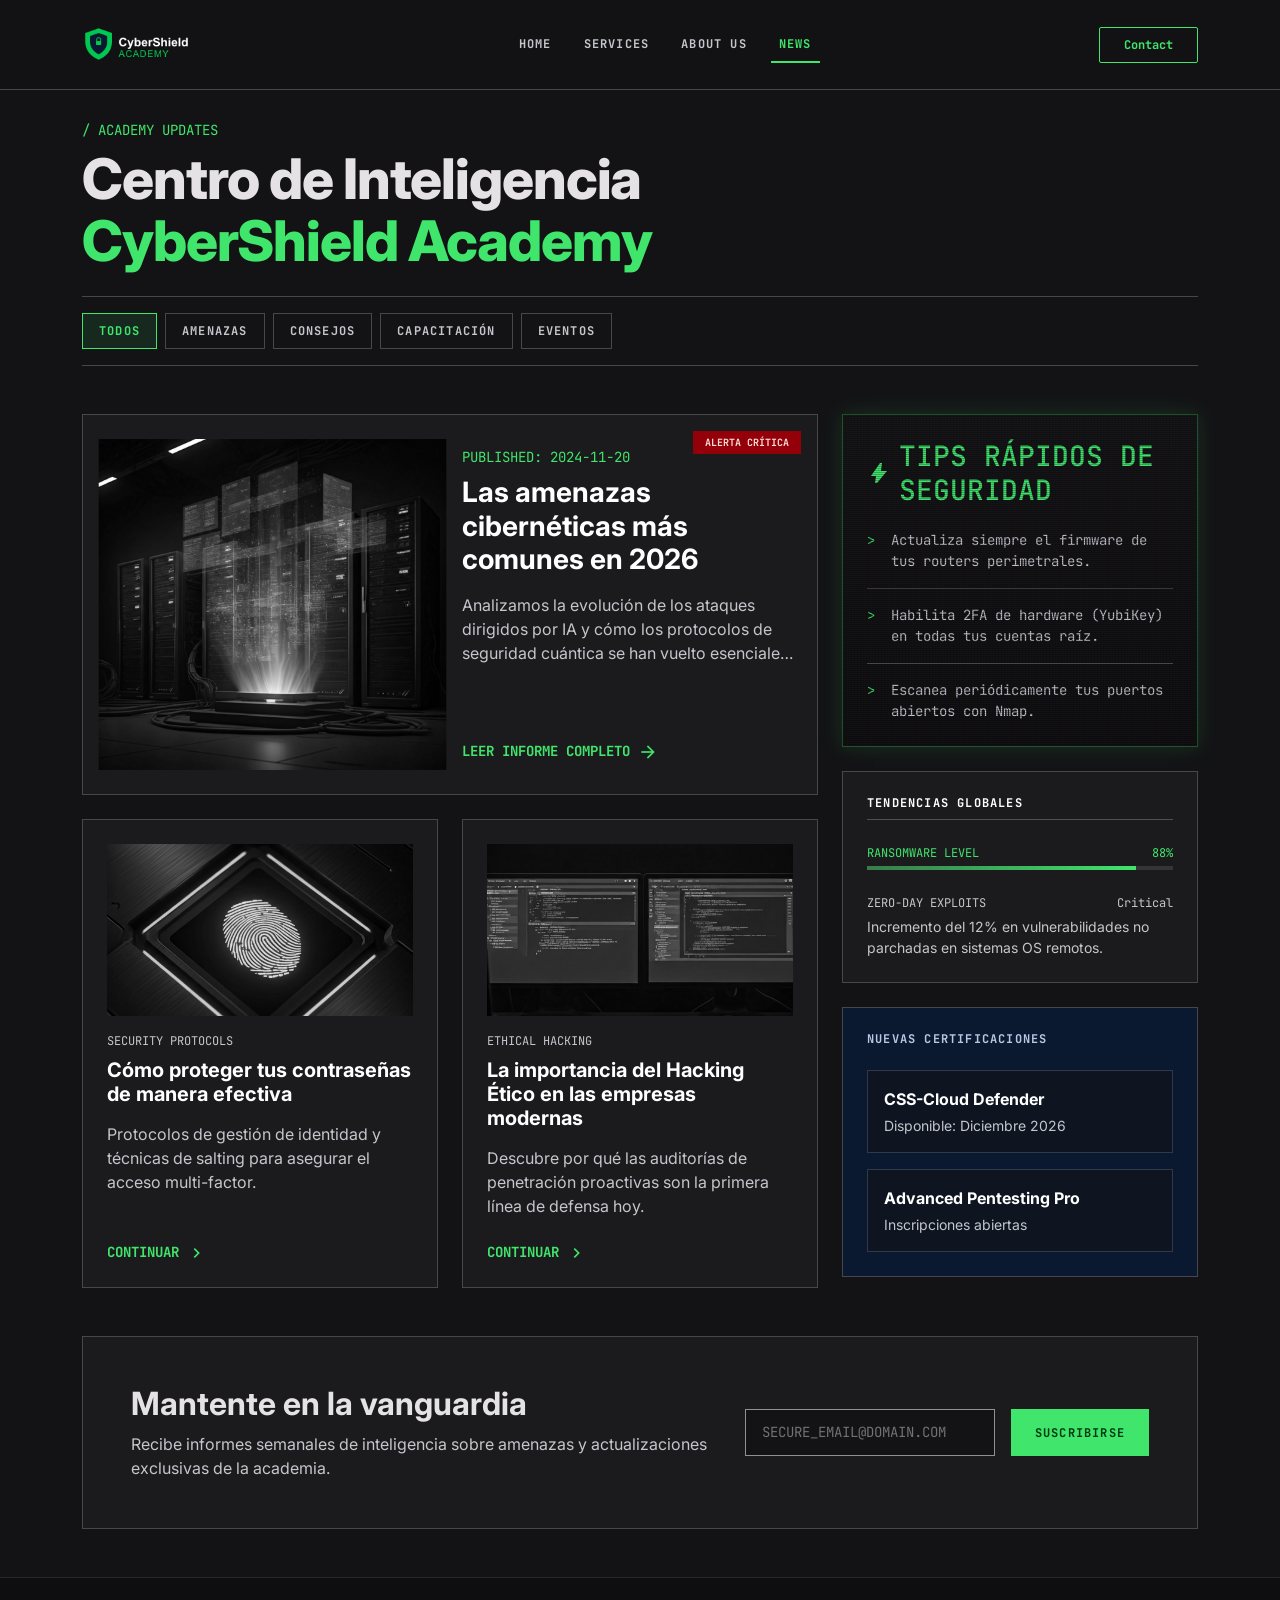
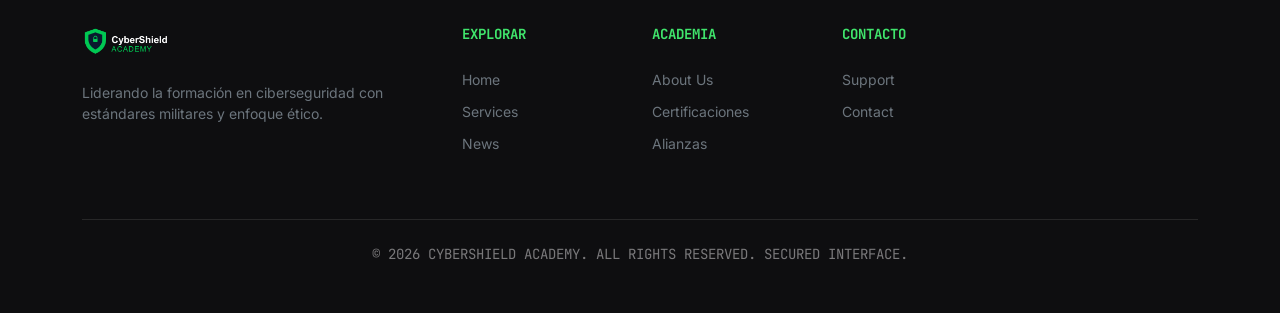
<file: templates/noticias.html>
<!DOCTYPE html>

<html data-bs-theme="dark" lang="es">

<head>
    <meta charset="utf-8" />
    <meta content="width=device-width, initial-scale=1.0" name="viewport" />
    <title>News | CyberShield Academy</title>
    <!-- Bootstrap 5 CSS -->
    <link href="../styles/bootstrap.min.css" rel="stylesheet" />

    <!-- Fuentes -->
    <link rel="stylesheet" href="../styles/fonts.css" />

    <!-- Custom CSS -->
    <link href="../styles/style.css" rel="stylesheet" />
    <link rel="stylesheet" href="../styles/noticias.css">
</head>

<body>
    <!-- Navegación Superior -->
    <div class="fixed-top">
        <nav class="navbar navbar-scrolled navbar-expand-lg py-3">
            <div class="container">
                <a class="navbar-brand" href="#">
                    <img alt="CyberShield Academy" height="40" src="../assets/CyberShieldAcademy.png" />
                </a>
                <button class="navbar-toggler border-0 shadow-none" data-bs-target="#mainNav" data-bs-toggle="collapse"
                    type="button">
                    <span class="material-symbols-outlined text-white">menu</span>
                </button>
                <div class="collapse navbar-collapse" id="mainNav">
                    <ul class="navbar-nav mx-auto gap-lg-3">
                        <li class="nav-item">
                            <a class="nav-link" href="../index.html">Home</a>
                        </li>
                        <li class="nav-item">
                            <a class="nav-link" href="services.html">Services</a>
                        </li>
                        <li class="nav-item">
                            <a class="nav-link" href="nosotros.html">About Us</a>
                        </li>
                        <li class="nav-item"><a class="nav-link active" href="#">News</a></li>
                    </ul>
                    <div class="d-flex">
                        <button onclick="location.href = 'contacto.html'"
                            class="btn btn-cybershield-outline px-4 py-2">
                            Contact
                        </button>
                    </div>
                </div>
            </div>
        </nav>
    </div>

    <body>
        <main class="pt-5 mt-5 pb-5">
            <!-- Header Section -->
            <section class="container-xl mb-5 pt-4">
                <div class="mb-4">
                    <span class="font-mono text-accent small text-uppercase tracking-wide d-block mb-2">/ Academy
                        Updates</span>
                    <h1 class="display-text">
                        Centro de Inteligencia <br />
                        <span class="text-accent">CyberShield Academy</span>
                    </h1>
                </div>
                <!-- Category Filters -->
                <div class="d-flex flex-wrap gap-2 py-3 border-top border-bottom border-color-border">
                    <button class="filter-btn active">TODOS</button>
                    <button class="filter-btn">AMENAZAS</button>
                    <button class="filter-btn">CONSEJOS</button>
                    <button class="filter-btn">CAPACITACIÓN</button>
                    <button class="filter-btn">EVENTOS</button>
                </div>
            </section>
            <!-- Main Layout Grid -->
            <section class="container-xl">
                <div class="row g-4">
                    <!-- Left Column: News Grid -->
                    <div class="col-md-8">
                        <div class="row g-4">
                            <!-- Featured Article -->
                            <div class="col-12">
                                <article class="card-surface p-4 position-relative h-100">
                                    <span class="alert-badge">ALERTA CRÍTICA</span>
                                    <div class="row g-4 h-100">
                                        <div class="col-md-6 featured-img-container">
                                            <img alt="Amenazas cibernéticas"
                                                class="w-100 h-100 object-fit-cover grayscale-img min-h"
                                                src="../assets/05_noticias/imagen1.webp" />
                                        </div>
                                        <div class="col-md-6 d-flex flex-column justify-content-between py-2">
                                            <div>
                                                <p class="font-mono text-accent small mb-2">PUBLISHED: 2024-11-20</p>
                                                <h2 class="h3 fw-bold mb-3 text-white article-title transition-colors">
                                                    Las
                                                    amenazas cibernéticas más comunes en 2026</h2>
                                                <p class="text-muted-cs mb-4 parrafo">
                                                    Analizamos la evolución de los ataques dirigidos por IA y cómo los
                                                    protocolos de seguridad cuántica se han vuelto esenciales para la
                                                    infraestructura crítica.</p>
                                            </div>
                                            <a class="text-accent text-decoration-none font-mono small fw-bold d-inline-flex align-items-center gap-2"
                                                href="#">
                                                LEER INFORME COMPLETO <span
                                                    class="material-symbols-outlined fs-5">arrow_forward</span>
                                            </a>
                                        </div>
                                    </div>
                                </article>
                            </div>
                            <!-- Regular Article 1 -->
                            <div class="col-md-6">
                                <article class="card-surface p-4 d-flex flex-column h-100">
                                    <div class="mb-3 overflow-hidden asp-ratio">
                                        <img alt="Protección de contraseñas"
                                            class="w-100 h-100 object-fit-cover grayscale-img"
                                            src="../assets/05_noticias/imagen2.webp" />
                                    </div>
                                    <p class="font-mono text-muted-cs mb-2 font-size-p">SECURITY PROTOCOLS
                                    </p>
                                    <h3 class="h5 fw-bold mb-3 text-white">Cómo proteger tus contraseñas de manera
                                        efectiva
                                    </h3>
                                    <p class="text-muted-cs mb-4 flex-grow-1">Protocolos de gestión de identidad y
                                        técnicas
                                        de salting para asegurar el acceso multi-factor.</p>
                                    <a class="text-accent text-decoration-none font-mono small fw-bold d-inline-flex align-items-center gap-2 mt-auto"
                                        href="#">
                                        CONTINUAR <span class="material-symbols-outlined fs-5">chevron_right</span>
                                    </a>
                                </article>
                            </div>
                            <!-- Regular Article 2 -->
                            <div class="col-md-6">
                                <article class="card-surface p-4 d-flex flex-column h-100">
                                    <div class="mb-3 overflow-hidden asp-ratio">
                                        <img alt="Hacking Ético" class="w-100 h-100 object-fit-cover grayscale-img"
                                            src="../assets/05_noticias/imagen3.webp" />
                                    </div>
                                    <p class="font-mono text-muted-cs mb-2 font-size-p">ETHICAL HACKING</p>
                                    <h3 class="h5 fw-bold mb-3 text-white">La importancia del Hacking Ético en las
                                        empresas modernas</h3>
                                    <p class="text-muted-cs mb-4 flex-grow-1">Descubre por qué las auditorías de
                                        penetración proactivas son la primera línea de defensa hoy.</p>
                                    <a class="text-accent text-decoration-none font-mono small fw-bold d-inline-flex align-items-center gap-2 mt-auto"
                                        href="#">
                                        CONTINUAR <span class="material-symbols-outlined fs-5">chevron_right</span>
                                    </a>
                                </article>
                            </div>
                        </div>
                    </div>
                    <!-- Right Column: Sidebar -->
                    <aside class="col-md-4 d-flex flex-column gap-4">
                        <!-- Terminal Tips -->
                        <div class="terminal-bg p-4 glow-secondary">
                            <div class="d-flex align-items-center gap-2 mb-4">
                                <span class="material-symbols-outlined text-accent font-variation">bolt</span>
                                <h3 class="font-mono text-accent mb-0 font-size-10">TIPS RÁPIDOS DE
                                    SEGURIDAD</h3>
                            </div>
                            <ul class="list-unstyled mb-0 font-mono small">
                                <li class="d-flex gap-3 text-muted-cs mb-3">
                                    <span class="text-accent">&gt;</span>
                                    <span>Actualiza siempre el firmware de tus routers perimetrales.</span>
                                </li>
                                <li class="d-flex gap-3 text-muted-cs py-3 border-top border-color-border">
                                    <span class="text-accent">&gt;</span>
                                    <span>Habilita 2FA de hardware (YubiKey) en todas tus cuentas raíz.</span>
                                </li>
                                <li class="d-flex gap-3 text-muted-cs pt-3 border-top border-color-border">
                                    <span class="text-accent">&gt;</span>
                                    <span>Escanea periódicamente tus puertos abiertos con Nmap.</span>
                                </li>
                            </ul>
                        </div>
                        <!-- Global Trends Metrics -->
                        <div class="card-surface p-4">
                            <h3 class="font-mono text-white mb-4 pb-2 border-bottom font-size-p font-w">
                                TENDENCIAS GLOBALES</h3>
                            <div class="mb-4">
                                <div class="d-flex justify-content-between font-mono text-accent mb-1 font-size-p">
                                    <span>RANSOMWARE LEVEL</span>
                                    <span>88%</span>
                                </div>
                                <div class="progress progress-cs">
                                    <div aria-valuemax="100" aria-valuemin="0" aria-valuenow="88" aria-label="progreso"
                                        class="progress-bar progress-bar-cs w-88" role="progressbar">
                                    </div>
                                </div>
                            </div>
                            <div>
                                <div class="d-flex justify-content-between font-mono text-muted-cs mb-1 font-size-p">
                                    <span>ZERO-DAY EXPLOITS</span>
                                    <span>Critical</span>
                                </div>
                                <p class="text-muted-cs small mb-0">Incremento del 12% en vulnerabilidades no parchadas
                                    en
                                    sistemas OS remotos.</p>
                            </div>
                        </div>
                        <!-- Certifications Promo -->
                        <div class="cert-card p-4">
                            <div class="position-relative z-1">
                                <h3 class="font-mono mb-4 hh-h3">
                                    NUEVAS
                                    CERTIFICACIONES</h3>
                                <div class="d-flex flex-column gap-3">
                                    <div class="cert-item p-3">
                                        <p class="fw-bold text-white mb-1">CSS-Cloud Defender</p>
                                        <p class="text-muted-cs small mb-0">Disponible: Diciembre 2026</p>
                                    </div>
                                    <div class="cert-item p-3">
                                        <p class="fw-bold text-white mb-1">Advanced Pentesting Pro</p>
                                        <p class="text-muted-cs small mb-0">Inscripciones abiertas</p>
                                    </div>
                                </div>
                            </div>
                            <span class="material-symbols-outlined position-absolute ss-span"></span>
                        </div>
                    </aside>
                </div>
            </section>
            <!-- Newsletter CTA -->
            <section class="container-xl mt-5">
                <div
                    class="card-surface p-4 p-md-5 d-flex flex-column flex-md-row align-items-md-center justify-content-between gap-4">
                    <div class="max-w-xl">
                        <h2 class="h2 fw-bold mb-2">Mantente en la vanguardia</h2>
                        <p class="text-muted-cs mb-0">Recibe informes semanales de inteligencia sobre amenazas y
                            actualizaciones exclusivas de la academia.</p>
                    </div>
                    <div class="d-flex flex-column flex-sm-row gap-3">
                        <input class="form-control newsletter-input" placeholder="SECURE_EMAIL@DOMAIN.COM"
                            type="email" />
                        <button class="btn btn-cs bg-accent border-0 text-nowrap">SUSCRIBIRSE</button>
                    </div>
                </div>
            </section>
        </main>
        <!-- Footer -->
        <footer class="py-5 bg-surface-lowest border-top border-white border-opacity-10">
            <div class="container">
                <div class="row gy-5">
                    <div class="col-lg-4">
                        <img alt="CyberShield Academy" class="mb-4" height="32" src="../assets/CyberShieldAcademy.png" />
                        <p class="text-secondary small pe-lg-5">
                            Liderando la formación en ciberseguridad con estándares militares
                            y enfoque ético.
                        </p>
                    </div>
                    <div class="col-6 col-md-4 col-lg-2">
                        <h6 class="font-mono text-green fw-bold mb-4 small">EXPLORAR</h6>
                        <ul class="list-unstyled d-grid gap-2">
                            <li>
                                <a class="text-secondary text-decoration-none small" href="../index.html">Home</a>
                            </li>
                            <li>
                                <a class="text-secondary text-decoration-none small"
                                    href="services.html">Services</a>
                            </li>
                            <li>
                                <a class="text-secondary text-decoration-none small"
                                    href="#">News</a>
                            </li>
                        </ul>
                    </div>
                    <div class="col-6 col-md-4 col-lg-2">
                        <h6 class="font-mono text-green fw-bold mb-4 small">ACADEMIA</h6>
                        <ul class="list-unstyled d-grid gap-2">
                            <li>
                                <a class="text-secondary text-decoration-none small"
                                    href="nosotros.html">About
                                    Us</a>
                            </li>
                            <li>
                                <a class="text-secondary text-decoration-none small"
                                    href="#">Certificaciones</a>
                            </li>
                            <li>
                                <a class="text-secondary text-decoration-none small"
                                    href="#">Alianzas</a>
                            </li>
                        </ul>
                    </div>
                    <div class="col-6 col-md-4 col-lg-2">
                        <h6 class="font-mono text-green fw-bold mb-4 small">CONTACTO</h6>
                        <ul class="list-unstyled d-grid gap-2">
                            <li>
                                <a class="text-secondary text-decoration-none small" href="#">Support</a>
                            </li>
                            <li>
                                <a class="text-secondary text-decoration-none small" href="contacto.html">Contact</a>
                            </li>
                        </ul>
                    </div>
                </div>
                <div class="mt-5 pt-4 border-top border-white border-opacity-10 text-center">
                    <p class="font-size-10 font-mono small opacity-50 text-uppercase mb-0">
                        © 2026 CyberShield Academy. All rights reserved. SECURED INTERFACE.
                    </p>
                </div>
            </div>
        </footer>
        <script src="../js/bootstrap.bundle.js"></script>
        <script src="../js/noticias.js"></script>
    </body>

</html>
</file>
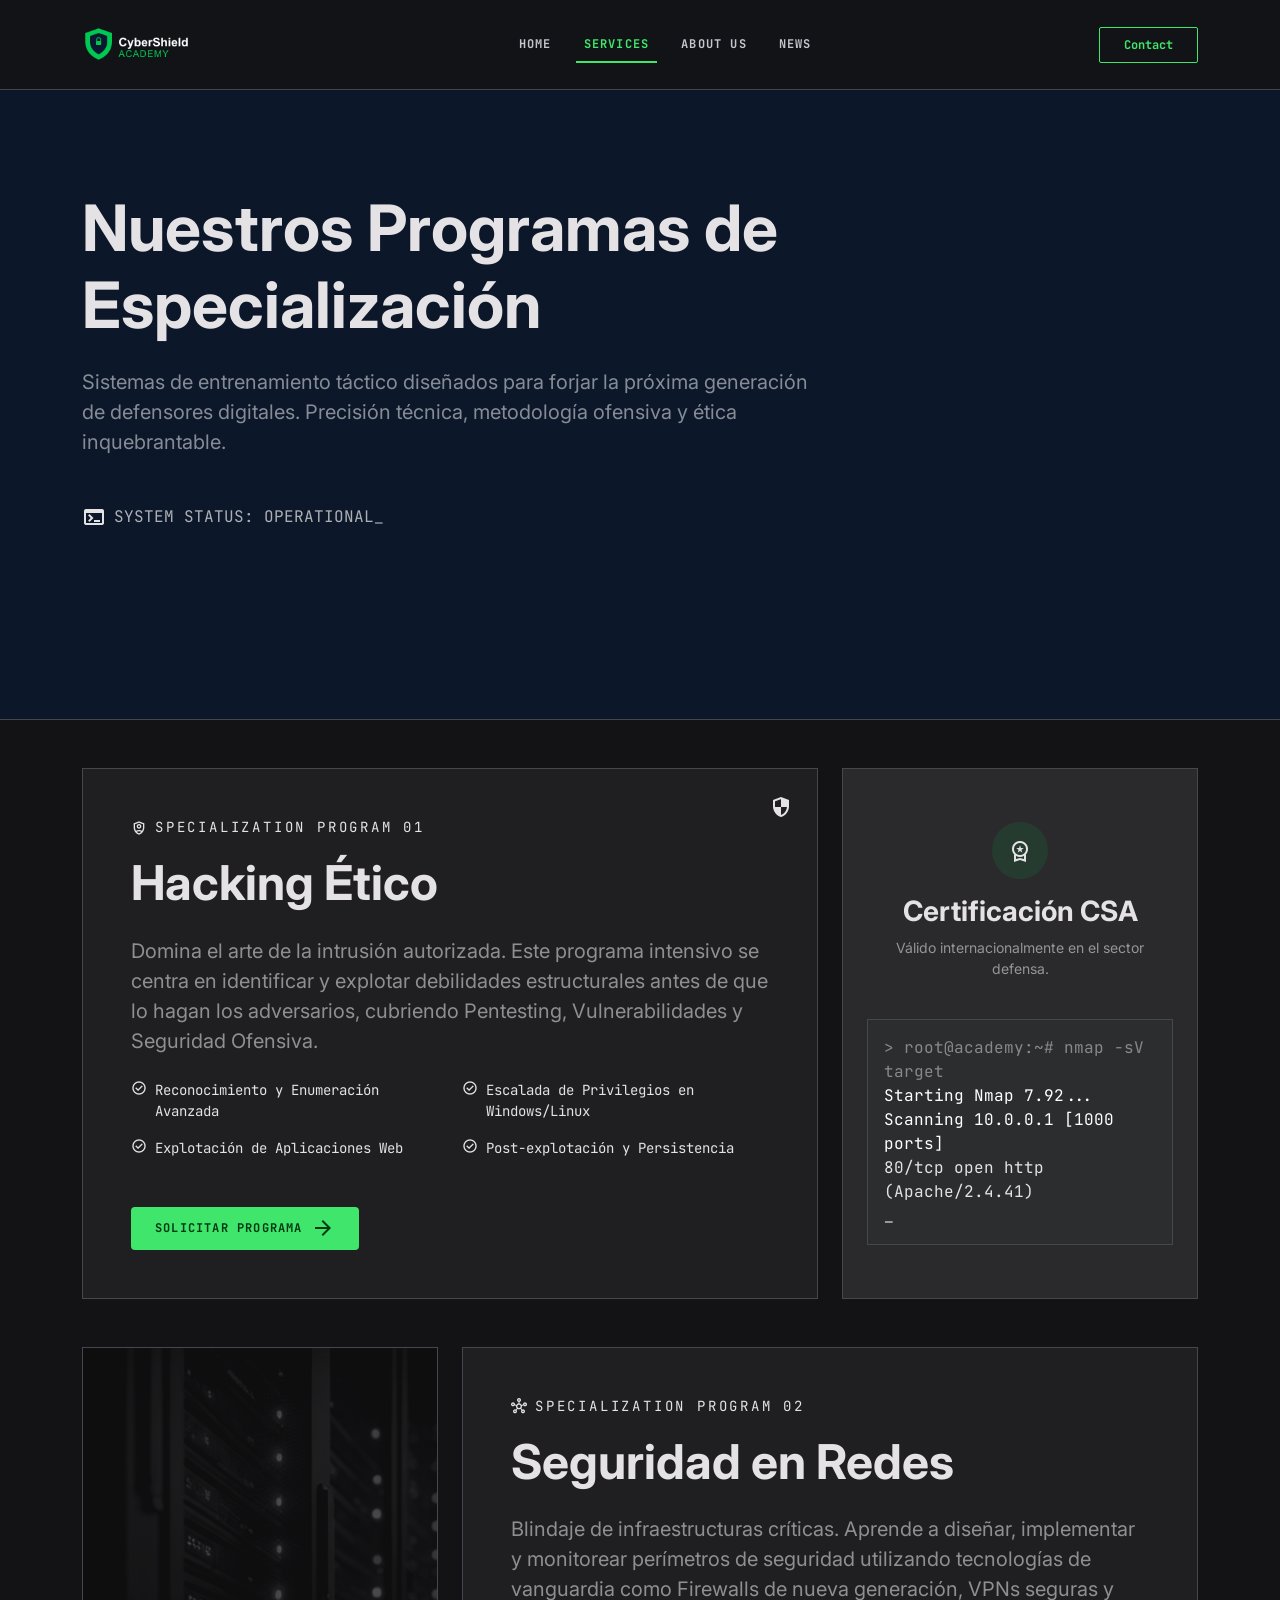
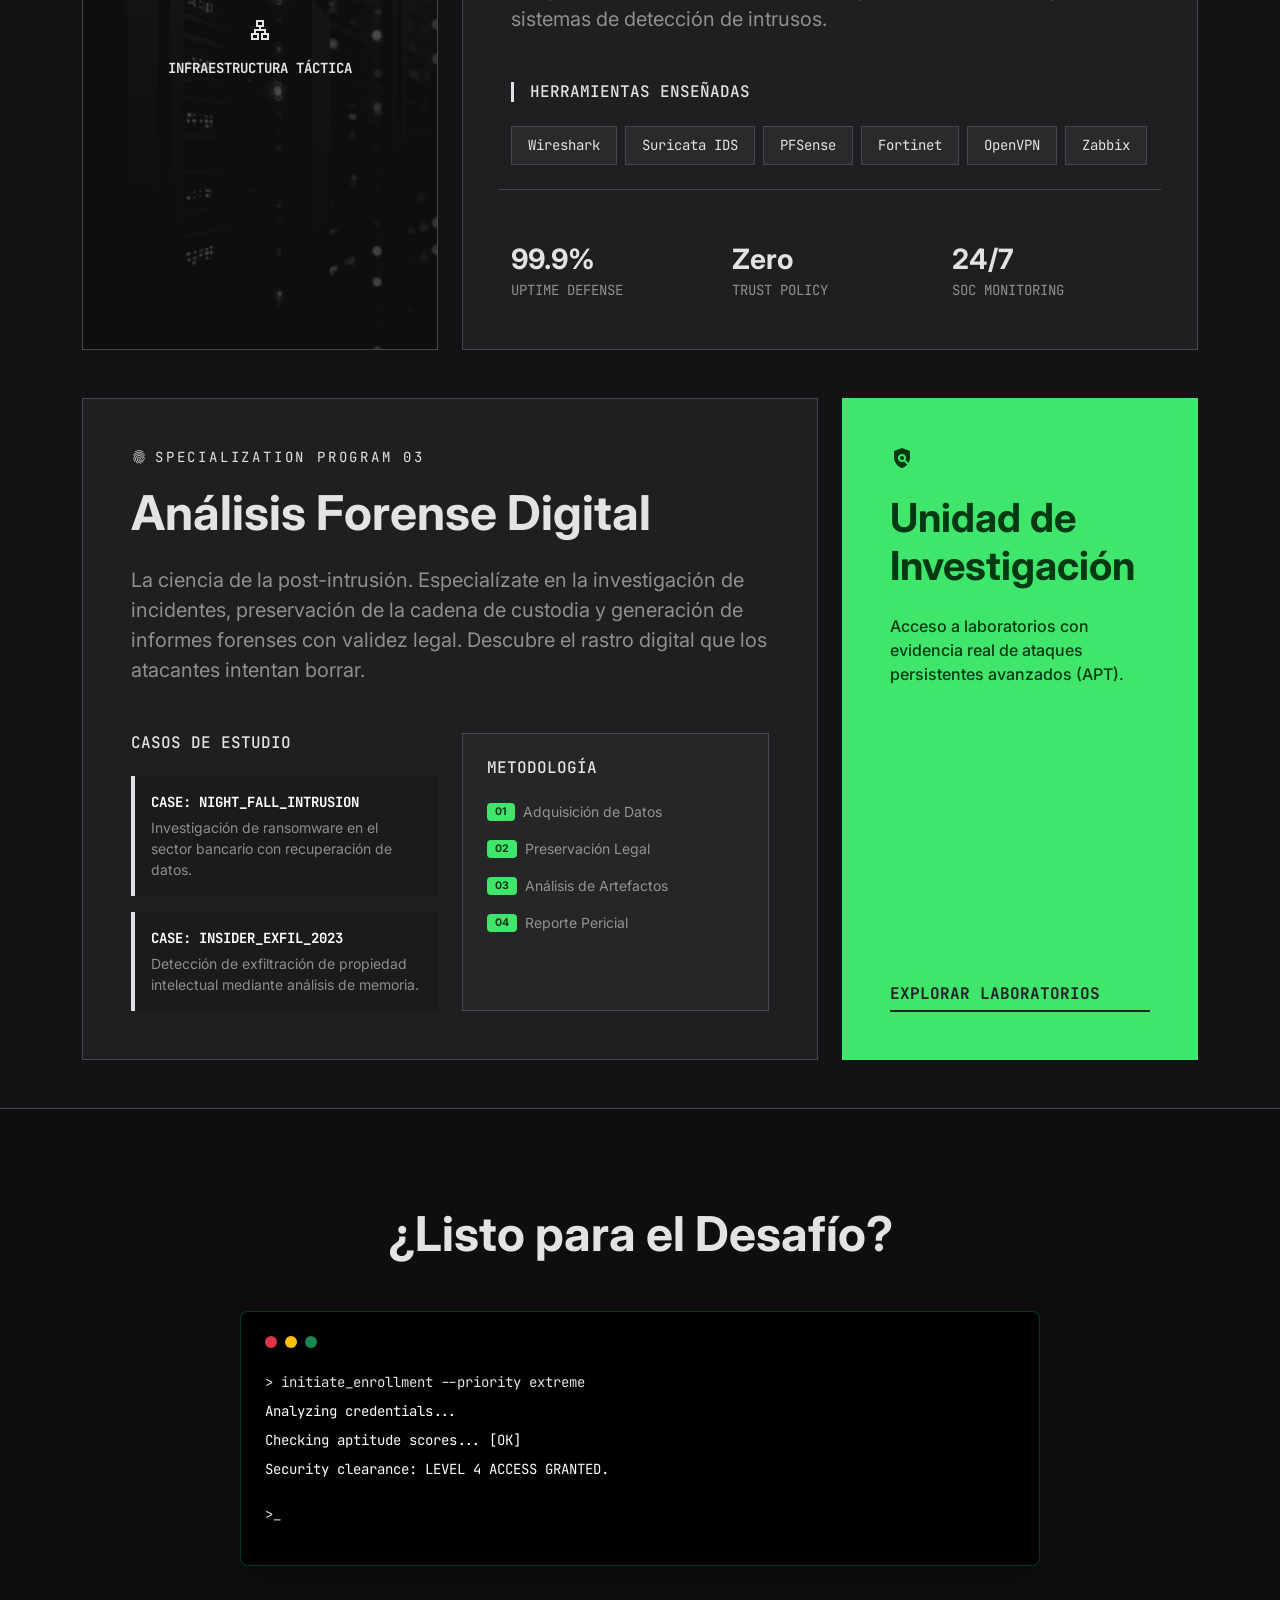
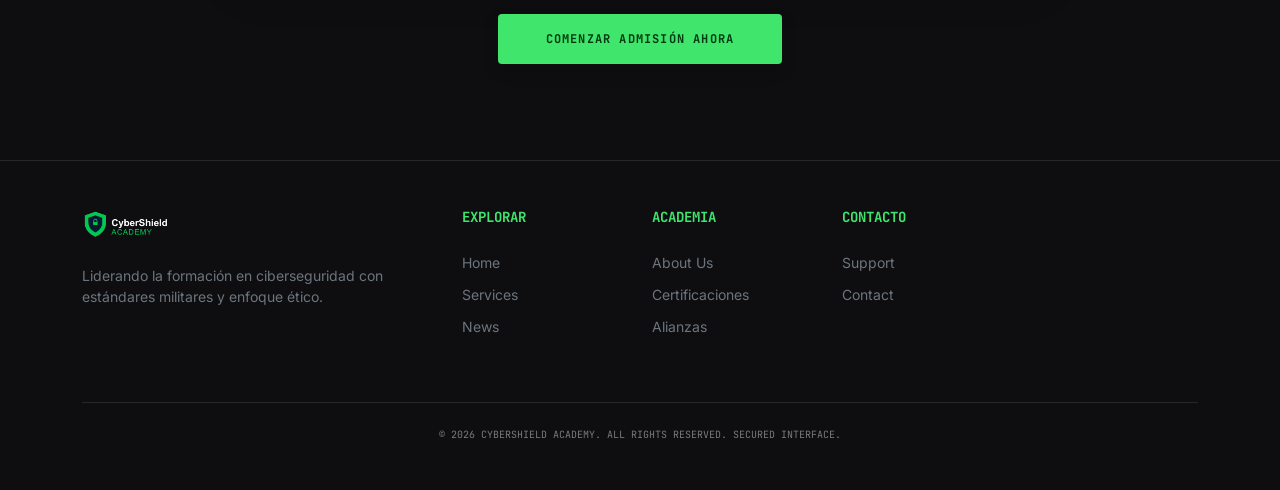
<file: templates/services.html>
<!doctype html>
<html lang="es">

<head>
    <meta charset="utf-8" />
    <meta content="width=device-width, initial-scale=1.0" name="viewport" />
    <title>Servicios | CyberShield Academy</title>

    <!-- Bootstrap 5 CSS -->
    <link href="../styles/bootstrap.min.css" rel="stylesheet" />

    <!-- Fuentes -->
    <link rel="stylesheet" href="../styles/fonts.css" />

    <!-- Custom CSS -->
    <link href="../styles/style.css" rel="stylesheet" />
    <link href="../styles/styles-services.css" rel="stylesheet" />
</head>

<body>
    <!-- Navegación Superior -->
    <div class="fixed-top">
        <nav class="navbar navbar-scrolled navbar-expand-lg py-3">
            <div class="container">
                <a class="navbar-brand" href="#">
                    <img alt="CyberShield Academy" height="40" src="../assets/CyberShieldAcademy.png" />
                </a>
                <button class="navbar-toggler border-0 shadow-none" data-bs-target="#mainNav" data-bs-toggle="collapse"
                    type="button">
                    <span class="material-symbols-outlined text-white">menu</span>
                </button>
                <div class="collapse navbar-collapse" id="mainNav">
                    <ul class="navbar-nav mx-auto gap-lg-3">
                        <li class="nav-item">
                            <a class="nav-link" href="../index.html">Home</a>
                        </li>
                        <li class="nav-item">
                            <a class="nav-link active" href="services.html">Services</a>
                        </li>
                        <li class="nav-item">
                            <a class="nav-link" href="nosotros.html">About Us</a>
                        </li>
                        <li class="nav-item"><a class="nav-link" href="noticias.html">News</a></li>
                    </ul>
                    <div class="d-flex">
                        <button onclick="location.href = 'contacto.html'"
                            class="btn btn-cybershield-outline px-4 py-2">
                            Contact
                        </button>
                    </div>
                </div>
            </div>
        </nav>
    </div>
    <!-- Sección Hero -->
    <header class="hero-section py-5">
        <div class="container-xl py-5">
            <div class="row">
                <div class="col-lg-8">
                    <h1 class="display-3 fw-bold mb-4">
                        Nuestros <span class="text-neon">Programas</span> de
                        Especialización
                    </h1>
                    <p class="fs-5 text-white-50 mb-5">
                        Sistemas de entrenamiento táctico diseñados para forjar la próxima
                        generación de defensores digitales. Precisión técnica, metodología
                        ofensiva y ética inquebrantable.
                    </p>
                    <div class="d-flex align-items-center gap-2 text-neon font-code">
                        <span class="material-symbols-outlined">terminal</span>
                        <span class="opacity-75">SYSTEM STATUS:
                            <span class="text-uppercase pulse">Operational_</span></span>
                    </div>
                </div>
            </div>
        </div>
    </header>
    <!-- Sección Principal de Servicios -->
    <main class="py-5">
        <div class="container-xl">
            <!-- Servicio 1: Hacking Ético -->
            <div class="row g-4 align-items-stretch mb-5">
                <div class="col-lg-8">
                    <div class="tech-card p-4 p-md-5 h-100">
                        <div class="position-absolute top-0 end-0 p-4 opacity-10">
                            <span class="material-symbols-outlined display-1 text-neon ss-span">security</span>
                        </div>
                        <div class="position-relative">
                            <div class="d-flex align-items-center gap-2 text-neon mb-3 font-code small">
                                <span class="material-symbols-outlined fs-6">shield_person</span>
                                <span class="text-uppercase tracking-widest">Specialization Program 01</span>
                            </div>
                            <h2 class="display-5 fw-bold mb-4">Hacking Ético</h2>
                            <p class="fs-5 text-white-50 mb-4">
                                Domina el arte de la intrusión autorizada. Este programa
                                intensivo se centra en identificar y explotar debilidades
                                estructurales antes de que lo hagan los adversarios, cubriendo
                                Pentesting, Vulnerabilidades y Seguridad Ofensiva.
                            </p>
                            <div class="row g-4 mb-5 font-code">
                                <div class="col-sm-6">
                                    <ul class="list-unstyled mb-0">
                                        <li class="d-flex gap-2 mb-3">
                                            <span class="material-symbols-outlined text-neon fs-6">check_circle</span>
                                            <span class="small">Reconocimiento y Enumeración Avanzada</span>
                                        </li>
                                        <li class="d-flex gap-2">
                                            <span class="material-symbols-outlined text-neon fs-6">check_circle</span>
                                            <span class="small">Explotación de Aplicaciones Web</span>
                                        </li>
                                    </ul>
                                </div>
                                <div class="col-sm-6">
                                    <ul class="list-unstyled mb-0">
                                        <li class="d-flex gap-2 mb-3">
                                            <span class="material-symbols-outlined text-neon fs-6">check_circle</span>
                                            <span class="small">Escalada de Privilegios en Windows/Linux</span>
                                        </li>
                                        <li class="d-flex gap-2">
                                            <span class="material-symbols-outlined text-neon fs-6">check_circle</span>
                                            <span class="small">Post-explotación y Persistencia</span>
                                        </li>
                                    </ul>
                                </div>
                            </div>
                            <button onclick="location.href = '../index.html#cursos'"
                                class="btn btn-brand bg-green d-inline-flex align-items-center gap-2">
                                SOLICITAR PROGRAMA
                                <span class="material-symbols-outlined">arrow_forward</span>
                            </button>
                        </div>
                    </div>
                </div>
                <div class="col-lg-4">
                    <div
                        class="p-4 h-100 border border-outline d-flex flex-column justify-content-center text-center bg-surface-high">
                        <div class="mb-4">
                            <div class="d-inline-block p-3 rounded-circle mb-3 dd-div">
                                <span class="material-symbols-outlined text-neon display-5">workspace_premium</span>
                            </div>
                            <h3 class="fw-bold mb-2">Certificación CSA</h3>
                            <p class="text-white-50 small">
                                Válido internacionalmente en el sector defensa.
                            </p>
                        </div>
                        <div class="text-start p-3 border border-outline font-code dd-div-2 font-size-13 dd-div-bg">
                            <div class="text-neon opacity-50">
                                &gt; root@academy:~# nmap -sV target
                            </div>
                            <div class="text-white">Starting Nmap 7.92...</div>
                            <div class="text-white">Scanning 10.0.0.1 [1000 ports]</div>
                            <div class="text-neon">80/tcp open http (Apache/2.4.41)</div>
                            <div class="pulse">_</div>
                        </div>
                    </div>
                </div>
            </div>
            <!-- Servicio 2: Seguridad en Redes -->
            <div class="row g-4 align-items-stretch mb-5">
                <div class="col-lg-4 d-none d-lg-block">
                    <div
                        class="h-100 border border-outline position-relative overflow-hidden p-4 d-flex align-items-center justify-content-center bg-surface">
                        <img src="../assets/02_services/seguridad-redes.webp" alt="Seguridad en Redes"
                            class="position-absolute w-100 h-100 object-fit-cover opacity-25 ii-img-seguridad-redes" />
                        <div class="position-relative text-center">
                            <span class="material-symbols-outlined text-neon display-3 mb-3">lan</span>
                            <p class="font-code text-neon small mb-0 fw-bold">
                                INFRAESTRUCTURA TÁCTICA
                            </p>
                        </div>
                    </div>
                </div>
                <div class="col-lg-8">
                    <div class="tech-card p-4 p-md-5 h-100">
                        <div class="d-flex align-items-center gap-2 text-neon mb-3 font-code small">
                            <span class="material-symbols-outlined fs-6">hub</span>
                            <span class="text-uppercase tracking-widest">Specialization Program 02</span>
                        </div>
                        <h2 class="display-5 fw-bold mb-4">Seguridad en Redes</h2>
                        <p class="fs-5 text-white-50 mb-5">
                            Blindaje de infraestructuras críticas. Aprende a diseñar,
                            implementar y monitorear perímetros de seguridad utilizando
                            tecnologías de vanguardia como Firewalls de nueva generación,
                            VPNs seguras y sistemas de detección de intrusos.
                        </p>
                        <div class="mb-5">
                            <h4 class="font-code text-uppercase fs-6 mb-4 ps-3 border-start border-3 border-neon">
                                HERRAMIENTAS ENSEÑADAS
                            </h4>
                            <div class="d-flex flex-wrap gap-2 font-code">
                                <span
                                    class="px-3 py-2 border border-outline text-neon small bg-surface-high">Wireshark</span>
                                <span class="px-3 py-2 border border-outline text-neon small bg-surface-high">Suricata
                                    IDS</span>
                                <span
                                    class="px-3 py-2 border border-outline text-neon small bg-surface-high">PFSense</span>
                                <span
                                    class="px-3 py-2 border border-outline text-neon small bg-surface-high">Fortinet</span>
                                <span
                                    class="px-3 py-2 border border-outline text-neon small bg-surface-high">OpenVPN</span>
                                <span
                                    class="px-3 py-2 border border-outline text-neon small bg-surface-high">Zabbix</span>
                            </div>
                        </div>
                        <div class="row g-4 pt-4 border-top border-outline text-center text-sm-start">
                            <div class="col-sm-4">
                                <div class="text-neon fw-bold fs-3">99.9%</div>
                                <div class="font-code text-white-50 small text-uppercase">
                                    UPTIME DEFENSE
                                </div>
                            </div>
                            <div class="col-sm-4">
                                <div class="text-neon fw-bold fs-3">Zero</div>
                                <div class="font-code text-white-50 small text-uppercase">
                                    TRUST POLICY
                                </div>
                            </div>
                            <div class="col-sm-4">
                                <div class="text-neon fw-bold fs-3">24/7</div>
                                <div class="font-code text-white-50 small text-uppercase">
                                    SOC MONITORING
                                </div>
                            </div>
                        </div>
                    </div>
                </div>
            </div>
            <!-- Servicio 3: Análisis Forense Digital -->
            <div class="row g-4 align-items-stretch">
                <div class="col-lg-8">
                    <div class="tech-card p-4 p-md-5 h-100">
                        <div class="d-flex align-items-center gap-2 text-neon mb-3 font-code small">
                            <span class="material-symbols-outlined fs-6">fingerprint</span>
                            <span class="text-uppercase tracking-widest">Specialization Program 03</span>
                        </div>
                        <h2 class="display-5 fw-bold mb-4">Análisis Forense Digital</h2>
                        <p class="fs-5 text-white-50 mb-5">
                            La ciencia de la post-intrusión. Especialízate en la
                            investigación de incidentes, preservación de la cadena de
                            custodia y generación de informes forenses con validez legal.
                            Descubre el rastro digital que los atacantes intentan borrar.
                        </p>
                        <div class="row g-4">
                            <div class="col-sm-6">
                                <h4 class="font-code text-uppercase fs-6 mb-4">
                                    CASOS DE ESTUDIO
                                </h4>
                                <div class="vstack gap-3">
                                    <div class="p-3 border-start border-4 border-neon dd-div-forense">
                                        <p class="font-code text-white fw-bold small mb-1">
                                            CASE: NIGHT_FALL_INTRUSION
                                        </p>
                                        <p class="text-white-50 small mb-0">
                                            Investigación de ransomware en el sector bancario con
                                            recuperación de datos.
                                        </p>
                                    </div>
                                    <div class="p-3 border-start border-4 border-neon dd-div-forense">
                                        <p class="font-code text-white fw-bold small mb-1">
                                            CASE: INSIDER_EXFIL_2023
                                        </p>
                                        <p class="text-white-50 small mb-0">
                                            Detección de exfiltración de propiedad intelectual
                                            mediante análisis de memoria.
                                        </p>
                                    </div>
                                </div>
                            </div>
                            <div class="col-sm-6">
                                <div class="p-4 border border-outline h-100 dd-div-bg">
                                    <h4 class="font-code text-uppercase fs-6 mb-4">
                                        METODOLOGÍA
                                    </h4>
                                    <div class="vstack gap-3">
                                        <div class="d-flex align-items-center gap-2 text-white-50 small">
                                            <span class="badge bg-green rounded-1 px-2 py-1">01</span>
                                            Adquisición de Datos
                                        </div>
                                        <div class="d-flex align-items-center gap-2 text-white-50 small">
                                            <span class="badge bg-green rounded-1 px-2 py-1">02</span>
                                            Preservación Legal
                                        </div>
                                        <div class="d-flex align-items-center gap-2 text-white-50 small">
                                            <span class="badge bg-green rounded-1 px-2 py-1">03</span>
                                            Análisis de Artefactos
                                        </div>
                                        <div class="d-flex align-items-center gap-2 text-white-50 small">
                                            <span class="badge bg-green rounded-1 px-2 py-1">04</span>
                                            Reporte Pericial
                                        </div>
                                    </div>
                                </div>
                            </div>
                        </div>
                    </div>
                </div>
                <div class="col-lg-4">
                    <div class="p-4 p-md-5 h-100 bg-green d-flex flex-column justify-content-between">
                        <div>
                            <span class="material-symbols-outlined display-4 mb-4 ss-span">policy</span>
                            <h3 class="fw-bold display-6 mb-4">Unidad de Investigación</h3>
                            <p class="mb-0 fw-medium">
                                Acceso a laboratorios con evidencia real de ataques
                                persistentes avanzados (APT).
                            </p>
                        </div>
                        <a class="text-decoration-none border-bottom border-2 border-dark font-code text-dark d-inline-block mt-5 fw-bold pb-1"
                            href="../index.html#cursos">
                            EXPLORAR LABORATORIOS
                        </a>
                    </div>
                </div>
            </div>
        </div>
    </main>
    <!-- Sección CTA -->
    <section class="py-5 border-top border-outline section-cta">
        <div class="container-xl py-5 text-center">
            <h2 class="display-5 fw-bold mb-5">¿Listo para el Desafío?</h2>
            <div class="dd-div-cta1">
                <div class="terminal-box text-start shadow-lg mb-5">
                    <div class="d-flex gap-2 mb-4">
                        <div class="rounded-circle bg-danger dd-div-cta2"></div>
                        <div class="rounded-circle bg-warning dd-div-cta2"></div>
                        <div class="rounded-circle bg-success dd-div-cta2"></div>
                    </div>
                    <p class="text-neon mb-2">
                        &gt; initiate_enrollment --priority extreme
                    </p>
                    <p class="text-white mb-2">Analyzing credentials...</p>
                    <p class="text-white mb-2">Checking aptitude scores... [OK]</p>
                    <p class="text-white mb-4">
                        Security clearance: LEVEL 4 ACCESS GRANTED.
                    </p>
                    <p class="text-neon pulse">&gt;_</p>
                </div>
                <button onclick="location.href='contacto.html'" class="btn btn-brand bg-green btn-lg px-5 py-3 shadow">
                    COMENZAR ADMISIÓN AHORA
                </button>
            </div>
        </div>
    </section>
    <!-- Footer -->
    <footer class="py-5 bg-surface-lowest border-top border-white border-opacity-10">
        <div class="container">
            <div class="row gy-5">
                <div class="col-lg-4">
                    <img alt="CyberShield Academy" class="mb-4" height="32" src="../assets/CyberShieldAcademy.png" />
                    <p class="text-secondary small pe-lg-5">
                        Liderando la formación en ciberseguridad con estándares militares
                        y enfoque ético.
                    </p>
                </div>
                <div class="col-6 col-md-4 col-lg-2">
                    <h6 class="font-mono text-green fw-bold mb-4 small">EXPLORAR</h6>
                    <ul class="list-unstyled d-grid gap-2">
                        <li>
                            <a class="text-secondary text-decoration-none small" href="../index.html">Home</a>
                        </li>
                        <li>
                            <a class="text-secondary text-decoration-none small"
                                href="services.html">Services</a>
                        </li>
                        <li>
                            <a class="text-secondary text-decoration-none small" href="noticias.html">News</a>
                        </li>
                    </ul>
                </div>
                <div class="col-6 col-md-4 col-lg-2">
                    <h6 class="font-mono text-green fw-bold mb-4 small">ACADEMIA</h6>
                    <ul class="list-unstyled d-grid gap-2">
                        <li>
                            <a class="text-secondary text-decoration-none small" href="nosotros.html">About
                                Us</a>
                        </li>
                        <li>
                            <a class="text-secondary text-decoration-none small"
                                href="#">Certificaciones</a>
                        </li>
                        <li>
                            <a class="text-secondary text-decoration-none small"
                                href="#">Alianzas</a>
                        </li>
                    </ul>
                </div>
                <div class="col-6 col-md-4 col-lg-2">
                    <h6 class="font-mono text-green fw-bold mb-4 small">CONTACTO</h6>
                    <ul class="list-unstyled d-grid gap-2">
                        <li>
                            <a class="text-secondary text-decoration-none small" href="#">Support</a>
                        </li>
                        <li>
                            <a class="text-secondary text-decoration-none small" href="contacto.html">Contact</a>
                        </li>
                    </ul>
                </div>
            </div>
            <div class="mt-5 pt-4 border-top border-white border-opacity-10 text-center">
                <p class="font-size-10 font-mono small opacity-50 text-uppercase mb-0">
                    © 2026 CyberShield Academy. All rights reserved. SECURED INTERFACE.
                </p>
            </div>
        </div>
    </footer>
    <script src="../js/bootstrap.bundle.js"></script>
</body>

</html>
</file>
<file: styles/fonts.css>
@font-face {
    font-family: 'Inter';
    src: url('../assets/fuentes/Inter-VariableFont_opsz,wght.ttf') format('truetype');
    font-weight: 100 900;
    font-style: normal;
}

@font-face {
    font-family: 'Inter';
    src: url('../assets/fuentes/Inter-Italic-VariableFont_opsz,wght.ttf') format('truetype');
    font-weight: 100 900;
    font-style: italic;
}

@font-face {
    font-family: 'JetBrains Mono';
    src: url('../assets/fuentes/JetBrainsMono-VariableFont_wght.ttf') format('truetype');
    font-weight: 100 800;
    font-style: normal;
}

@font-face {
    font-family: 'Material Symbols Outlined';
    src: url('../assets/fuentes/material-symbols-outlined.woff2') format('woff2');
    font-weight: normal;
    font-style: normal;
    font-display: swap;
}
</file>
<file: styles/style.css>
:root {
    --cybershield-bg: #131315;
    --cybershield-dark-blue: #0a192f;
    --cybershield-green: #40e56c;
    --cybershield-text: #e4e2e4;
    --surface-container: #1f1f21;
    --surface-container-high: #2a2a2c;
    --surface-container-low: #1b1b1d;
    --outline-variant: #44474d;

    
    --font-primary: 'Inter', sans-serif;
    --font-code: 'JetBrains Mono', monospace;
}

body {
    font-family: var(--font-primary);
}

.font-code,
.label-caps,
.nav-link,
.form-control-cyber,
.form-select-cyber {
    font-family: var(--font-code);
}

body {
    font-family: "Inter", sans-serif;
    background-color: var(--cybershield-bg);
    color: var(--cybershield-text);
    overflow-x: hidden;
}

.font-mono {
    font-family: "JetBrains Mono", monospace;
}

/* Hero styles */
.hero-section {
    background-color: var(--cybershield-dark-blue);
    min-height: 80vh;
    display: flex;
    align-items: center;
    position: relative;
    overflow: hidden;
}

.hero-grid {
    position: absolute;
    top: 0;
    left: 0;
    right: 0;
    bottom: 0;
    background-image:
        linear-gradient(to right, rgba(45, 45, 45, 0.1) 1px, transparent 1px),
        linear-gradient(to bottom, rgba(45, 45, 45, 0.1) 1px, transparent 1px);
    background-size: 40px 40px;
    opacity: 0.25;
}

.scanline {
    width: 100%;
    height: 2px;
    background: rgba(0, 200, 83, 0.1);
    position: absolute;
    top: 0;
    animation: scan 4s linear infinite;
    z-index: 1;
}

@keyframes scan {
    0% {
        top: 0%;
    }

    100% {
        top: 100%;
    }
}

/* Components Overrides */
.navbar {
    height: 10vh;
    background-color: var(--cybershield-bg);
    border-bottom: 1px solid var(--outline-variant);
    transition: all 0.3s ease;
}

.navbar-scrolled {
    background-color: rgba(19, 19, 21, 0.870) !important;
    -webkit-backdrop-filter: blur(8);
    backdrop-filter: blur(8px);
}

.nav-link {
    font-family: "JetBrains Mono", monospace;
    font-size: 12px;
    font-weight: 700;
    text-transform: uppercase;
    letter-spacing: 0.1em;
    color: #c5c6cd !important;
}

.nav-link:hover,
.nav-link.active {
    color: var(--cybershield-green) !important;
    border-bottom: 2px solid var(--cybershield-green);
}

.btn-cybershield-outline {
    border: 1px solid var(--cybershield-green);
    color: var(--cybershield-green);
    font-family: "JetBrains Mono", monospace;
    font-size: 12px;
    font-weight: 700;
    border-radius: 2px;
    transition: all 0.2s;
}

.btn-cybershield-outline:hover {
    background: rgba(0, 200, 83, 0.1);
    color: var(--cybershield-green);
    border-color: var(--cybershield-green);
}

.btn-primary-tech {
    background-color: var(--cybershield-green);
    color: #000;
    border: none;
    font-family: "JetBrains Mono", monospace;
    font-weight: 700;
    border-radius: 2px;
    padding: 0.75rem 1.5rem;
    transition: transform 0.2s;
}

.btn-primary-tech:hover {
    background-color: #00e676;
    transform: translateY(-2px);
    color: #000;
}

.btn-outline-tech {
    border: 1px solid var(--outline-variant);
    color: var(--cybershield-text);
    font-family: "JetBrains Mono", monospace;
    font-weight: 700;
    border-radius: 2px;
    padding: 0.75rem 1.5rem;
}

.btn-outline-tech:hover {
    border-color: var(--cybershield-green);
    color: var(--cybershield-green);
}

/* Cards */
.feature-card {
    background-color: var(--surface-container-low);
    border: 1px solid var(--outline-variant);
    padding: 2.5rem;
    height: 100%;
    transition: all 0.3s ease;
}

.feature-card:hover {
    border-color: var(--cybershield-green);
    transform: translateY(-5px);
}

.feature-icon-box {
    background-color: var(--surface-container-high);
    color: var(--cybershield-green);
    width: 64px;
    height: 64px;
    display: flex;
    align-items: center;
    justify-content: center;
    margin-bottom: 1.5rem;
}

.course-card {
    background-color: var(--surface-container-high);
    border: 1px solid var(--outline-variant);
    height: 100%;
    transition: all 0.3s ease;
}

.course-card:hover {
    transform: translateY(-5px);
}

.course-img-wrapper {
    position: relative;
    overflow: hidden;
    height: 200px;
}

.course-img-wrapper img {
    width: 100%;
    height: 100%;
    object-fit: cover;
    transition: transform 0.5s ease;
}

.course-card:hover .course-img-wrapper img {
    transform: scale(1.05);
}

.course-badge {
    position: absolute;
    top: 1rem;
    left: 1rem;
    background-color: var(--cybershield-green);
    color: #000;
    font-size: 10px;
    font-weight: 700;
    padding: 0.25rem 0.5rem;
    text-transform: uppercase;
    z-index: 2;
}

.newsletter-input{
    background-color: var(--cybershield-bg);
    border: 1px solid var(--outline-variant);
    color: var(--cybershield-text);
    font-family: "JetBrains Mono", monospace;
    border-radius: 0;
}

.newsletter-input:focus {
    background-color: var(--cybershield-bg);
    border-color: var(--cybershield-green);
    color: var(--cybershield-text);
    box-shadow: none;
}

.newsletter-input::placeholder{
    color: #c5c6cd86;
}
.text-green {
    color: var(--cybershield-green) !important;
}

.bg-dark-blue {
    background-color: var(--cybershield-dark-blue) !important;
}

.bg-surface-low {
    background-color: var(--surface-container-low) !important;
}

.bg-surface-lowest {
    background-color: #0e0e10 !important;
}

.border-green-left {
    border-left: 4px solid var(--cybershield-green);
}

.material-symbols-outlined {
    vertical-align: middle;
}
</file>
<file: styles/style-index2.css>
:root {
    --cybershield-bg: #131315;
    --cybershield-dark-blue: #0a192f;
    --cybershield-green: #40e56c;
    --cybershield-text: #e4e2e4;
    --surface-container: #1f1f21;
    --surface-container-high: #2a2a2c;
    --surface-container-low: #1b1b1d;
    --outline-variant: #44474d;

    
    --font-primary: 'Inter', sans-serif;
    --font-code: 'JetBrains Mono', monospace;
}


body {
    font-family: var(--font-primary);
}

.material-symbols-outlined {
    font-family: 'Material Symbols Outlined';
    font-weight: normal;
    font-style: normal;
    font-size: 24px;
    line-height: 1;
    letter-spacing: normal;
    text-transform: none;
    display: inline-block;
    white-space: nowrap;
    word-wrap: normal;
    direction: ltr;
    -webkit-font-feature-settings: 'liga';
    -webkit-font-smoothing: antialiased;
    font-feature-settings: 'liga';
    font-variation-settings:
        'FILL' 0,
        'wght' 400,
        'GRAD' 0,
        'opsz' 24;
}
.font-code,
.label-caps,
.nav-link,
.form-control-cyber,
.form-select-cyber {
    font-family: var(--font-code);
}

/* Hero Section */

.ss-span-hero {
    width: 8px;
    height: 8px;
}

.ss-span-hero-letter {
    letter-spacing: 1px;
}

.p-hero {
    max-width: 700px;
}

/* Ambient Glows */
.ambient-glow_1 {
    width: 400px;
    height: 400px;
    background: var(--cybershield-green);
    filter: blur(120px);
    border-radius: 50%;
}

.ambient-glow_2 {
    width: 400px;
    height: 400px;
    background: #b9c7e4;
    filter: blur(120px);
    border-radius: 50%;
}

/* Características */

.dd-div-liner {
    height: 4px;
    width: 60px;
    background: var(--cybershield-green);
}

/* Cursos */

.hh4 {
    color: var(--cybershield-text);
}

.btn-2 {
    width: 32px;
    height: 32px;
}


.btn-curso {
    width: 32px;
    height: 32px;
}

.dd-div {
    width: 48px;
    height: 48px;
}

.dd-font-size-11 {
    font-size: 11px;
}


/* Newsletter */

.dd-div-2 {
    z-index: 2;
}

.dd-div-tamaño {
    max-width: 800px;
}

/* Decorative log text */

.font-size-10 {
    font-size: 10px;

}

#cursos {
    scroll-margin-top: 60px;
}
</file>
<file: styles/contacto.css>
/* ============================================================
   contacto.css — variables unificadas con style.css
   ============================================================*/
:root {
    --cybershield-bg: #131315;
    --cybershield-dark-blue: #0a192f;
    --cybershield-green: #00c853;
    --cybershield-text: #e4e2e4;
    --surface-container: #1f1f21;
    --surface-container-high: #2a2a2c;
    --surface-container-low: #1b1b1d;
    --outline-variant: #44474d;
    --on-secondary: #003912;

    
    --font-primary: 'Inter', sans-serif;
    --font-code: 'JetBrains Mono', monospace;
}

body {
    font-family: var(--font-primary);
}

.material-symbols-outlined {
    font-family: 'Material Symbols Outlined';
    font-weight: normal;
    font-style: normal;
    font-size: 24px;
    line-height: 1;
    letter-spacing: normal;
    text-transform: none;
    display: inline-block;
    white-space: nowrap;
    word-wrap: normal;
    direction: ltr;
    -webkit-font-feature-settings: 'liga';
    -webkit-font-smoothing: antialiased;
    font-feature-settings: 'liga';
    font-variation-settings:
        'FILL' 0,
        'wght' 400,
        'GRAD' 0,
        'opsz' 24;
}
.font-code,
.label-caps,
.nav-link,
.form-control-cyber,
.form-select-cyber {
    font-family: var(--font-code);
}

body {
    font-family: var(--font-primary);
}

.font-code,
.label-caps,
.nav-link,
.form-control-cyber,
.form-select-cyber {
    font-family: var(--font-code);
}

body {
    font-family: "Inter", sans-serif;
    background-color: var(--cybershield-bg);
    color: var(--cybershield-text);
    overflow-x: hidden;
}

.font-code {
    font-family: "JetBrains Mono", monospace;
}

.label-caps {
    font-family: "JetBrains Mono", monospace;
    font-size: 0.75rem;
    letter-spacing: 0.1em;
    font-weight: 700;
    text-transform: uppercase;
}

/* Custom Cyberpunk Effects */
.neon-border-focus {
    transition: all 0.2s ease-in-out;
    border: 1px solid var(--outline-variant);
    background-color: var(--surface-container-low);
}

.neon-border-focus:focus-within {
    box-shadow: 0 0 10px 2px rgba(0, 200, 83, 0.3);
    border-color: var(--cybershield-green) !important;
}

.scanline-bg {
    position: absolute;
    inset: 0;
    background:
        linear-gradient(rgba(18, 16, 16, 0) 50%, rgba(0, 0, 0, 0.25) 50%),
        linear-gradient(90deg,
            rgba(255, 0, 0, 0.06),
            rgba(0, 255, 0, 0.02),
            rgba(0, 0, 255, 0.06));
    background-size:
        100% 2px,
        3px 100%;
    pointer-events: none;
    z-index: 0;
    opacity: 0.2;
}

.glow-accent {
    color: var(--cybershield-green);
    filter: drop-shadow(0 0 8px var(--cybershield-green));
}

.btn-cyber-secondary {
    background-color: var(--cybershield-green);
    color: var(--on-secondary);
    border: none;
    border-radius: 0.125rem;
    font-weight: 700;
    transition: all 0.15s ease-in-out;
}

.btn-cyber-secondary:hover {
    filter: brightness(1.1);
    color: var(--on-secondary);
}

.btn-cyber-secondary:active {
    transform: scale(0.95);
}

/* Navbar */
.navbar {
    background-color: var(--cybershield-bg);
    border-bottom: 1px solid var(--outline-variant);
    transition: all 0.3s ease;
}

.navbar-scrolled {
    background-color: rgba(19, 19, 21, 0.95) !important;
    /* backdrop-filter: blur(8px); */
}

.nav-link {
    font-family: "JetBrains Mono", monospace;
    font-size: 12px;
    font-weight: 700;
    text-transform: uppercase;
    letter-spacing: 0.1em;
    color: #c5c6cd !important;
}

.nav-link:hover,
.nav-link.active {
    color: var(--cybershield-green) !important;
    border-bottom: 2px solid var(--cybershield-green);
}

.btn-cybershield-outline {
    border: 1px solid var(--cybershield-green);
    color: var(--cybershield-green);
    font-family: "JetBrains Mono", monospace;
    font-size: 12px;
    font-weight: 700;
    border-radius: 2px;
    transition: all 0.2s;
}

.btn-cybershield-outline:hover {
    background: rgba(0, 200, 83, 0.1);
    color: var(--cybershield-green);
    border-color: var(--cybershield-green);
}

/* Terminal Form Styling */
.terminal-container {
    background-color: var(--surface-container);
    border: 1px solid var(--outline-variant);
    padding: 2rem;
    position: relative;
    overflow: hidden;
}

.terminal-accent {
    position: absolute;
    top: 0;
    right: 0;
    width: 4rem;
    height: 4rem;
    background-color: rgba(0, 200, 83, 0.05);
    transform: rotate(-45deg) translate(2rem, -2rem);
}

.form-control-cyber {
    background-color: var(--surface-container);
    border: none;
    color: var(--cybershield-text);
    font-family: "JetBrains Mono", monospace;
    padding: 1rem;
}

.form-control-cyber:focus {
    background-color: var(--surface-container);
    box-shadow: none;
    color: var(--cybershield-text);
}

.form-select-cyber {
    background-color: var(--surface-container);
    border: none;
    color: var(--cybershield-text);
    font-family: "JetBrains Mono", monospace;
    padding: 1rem;
}



.form-select-cyber option {
    background-color: var(--surface-container);
    color: var(--cybershield-text);
}

.form-select-cyber:focus {
    box-shadow: none;
}

/* Sidebar Info Cards */
.info-card {
    background-color: var(--surface-container-high);
    border: 1px solid var(--outline-variant);
    padding: 1.5rem;
    transition: border-color 0.2s;
}

.info-card:hover {
    border-color: var(--cybershield-green);
}

.social-link {
    width: 3rem;
    height: 3rem;
    display: flex;
    align-items: center;
    justify-content: center;
    border: 1px solid var(--outline-variant);
    color: var(--cybershield-text);
    text-decoration: none;
    transition: all 0.2s;
}

.social-link:hover {
    border-color: var(--cybershield-green);
    color: var(--cybershield-green);
}

.social-link svg {
    width: 20px;
    height: 20px;
}

footer {
    background-color: #0e0e10;
    border-top: 1px solid var(--outline-variant);
}

.footer-link {
    color: #c5c6cd;
    text-decoration: none;
    transition: color 0.2s;
}

.footer-link:hover {
    color: var(--cybershield-green);
}

@keyframes pulse {
    0%   { opacity: 0.4; }
    50%  { opacity: 1;   }
    100% { opacity: 0.4; }
}

/* ================================================================= */

/* Seccion Hero */

.max-width-700 {
    max-width: 700px;
}

/* Columna Izquierda: Terminal de Consulta */

.font-variation {
    font-variation-settings: 'FILL' 1;
}

/* Columna Derecha */
/* Tarjetas de contacto */

.background-c {
    background-color: rgba(0, 200, 83, 0.1);
}

/* Mapa */

.aspect {
    aspect-ratio: 16/9;
}

.filter {
    filter: grayscale(1) opacity(0.6);
}

/* Redes de Inteligencia */

.background-surface {
    background-color: var(--surface-container-high);
}
</file>
<file: styles/nosotros.css>
:root {
    --bs-body-bg: #131315;
    --bs-body-color: #e4e2e4;
    --accent-color: #40e56c;
    --surface-color: #1f1f21;
    --border-color: #44474d;
    --text-muted: #c5c6cd;
    --dark-blue: #0a192f;
    --surface-high: #2a2a2c;
    --surface-low: #1b1b1d;

    --font-primary: 'Inter', sans-serif;
    --font-code: 'JetBrains Mono', monospace;
}


body {
    font-family: var(--font-primary);
}

.font-code,
.label-caps,
.nav-link,
.form-control-cyber,
.form-select-cyber {
    font-family: var(--font-code);
}

.material-symbols-outlined {
    font-family: 'Material Symbols Outlined';
    font-weight: normal;
    font-style: normal;
    font-size: 24px;
    line-height: 1;
    letter-spacing: normal;
    text-transform: none;
    display: inline-block;
    white-space: nowrap;
    word-wrap: normal;
    direction: ltr;
    -webkit-font-feature-settings: 'liga';
    -webkit-font-smoothing: antialiased;
    font-feature-settings: 'liga';
    font-variation-settings:
        'FILL' 0,
        'wght' 400,
        'GRAD' 0,
        'opsz' 24;
}

body {
    font-family: 'Inter', sans-serif;
    background-color: var(--bs-body-bg);
    color: var(--bs-body-color);
    overflow-x: hidden;
}

.font-mono {
    font-family: 'JetBrains Mono', monospace;
}

.text-accent {
    color: var(--accent-color) !important;
}

.bg-accent {
    background-color: var(--accent-color) !important;
    color: #002108 !important;
}

.border-accent {
    border-color: var(--accent-color) !important;
}

.btn-accent {
    background-color: var(--accent-color);
    color: #002108;
    font-weight: 700;
    border: none;
    border-radius: 4px;
}

.btn-accent:hover {
    background-color: #3de36a;
    color: #002108;
}

.btn-outline-accent {
    border: 1px solid var(--accent-color);
    color: var(--accent-color);
    font-weight: 700;
    border-radius: 4px;
}

.btn-outline-accent:hover {
    background-color: rgba(64, 229, 108, 0.1);
    color: var(--accent-color);
}

.card-custom {
    background-color: transparent;
    border: 1px solid var(--border-color);
    border-radius: 0;
    transition: all 0.3s ease;
}

.card-custom:hover {
    border-color: var(--accent-color);
}



/* Section Titles */
.section-title {
    font-weight: 700;
    font-size: 2.5rem;
    margin-bottom: 3rem;
    text-align: center;
}

/* Utilities */
.text-muted-custom {
    color: var(--text-muted) !important;
}

.ls-wide {
    letter-spacing: 0.1em;
}

.fw-bold {
    font-weight: 700 !important;
}

.display-4 {
    font-weight: 800;
    letter-spacing: -0.02em;
}

/* Images */
.img-grayscale {
    filter: grayscale(100%);
    transition: filter 0.5s ease;
}

.card-custom:hover .img-grayscale {
    filter: grayscale(0%);
}

.lvl-badge {
    position: absolute;
    top: 10px;
    right: 10px;
    background-color: var(--accent-color);
    color: #002108;
    font-size: 0.6rem;
    padding: 2px 6px;
    font-family: 'JetBrains Mono', monospace;
    font-weight: bold;
}

/* ======================================================================== */
/* Hero Section */

.img-color {
    filter: grayscale(100%);
    transition: filter 1s ease;
}

.img-color:hover {
    filter: grayscale(0%);
    box-shadow:
        0 0 10px hsla(170, 60%, 39%, 0.8),
        0 0 25px hsla(170, 60%, 39%, 0.6),
        0 0 50px hsla(170, 60%, 39%, 0.4);
    transition: filter 1s ease, box-shadow 1s ease;

}

.border {
    border-color: var(--border-color) !important;
}

.dd-div-history {
    font-size: 12px;
    font-weight: 700;
}

.pp-p-history {
    font-size: 18px;
    line-height: 1.6;
}

.dd-div-border {
    border-color: var(--border-color) !important;
    background-color: var(--surface-color);
}


/* Filosofia Operativa */

.dd-div-filosofia {
    width: 60px;
    height: 3px;
    background-color: var(--accent-color);
}

/* Registro de Operaciones */

/* ============================================================ */
/* Timeline - Estilo definitivo */
/* ============================================================ */

.timeline-container {
    position: relative;
   
}

/* Línea vertical central */
.timeline-line {
    position: absolute;
    left: 5% ;
    top: 0;
    bottom: 0;
    width: 2px;
    background-color: var(--border-color);
    transform: translateX(-50%);
    z-index: 0;
}

/* Cada elemento de la línea de tiempo */
.timeline-item {
    position: relative;
    display: flex;
    align-items: center;
    min-height: 120px;
    margin-bottom: 20px;
    z-index: 1;
    margin-right: 10% ;
    margin-left: 10% ;
}

/* Punto central - CÍRCULO PERFECTO */
.timeline-dot {
    position: absolute;
    left: 50%;
    top: 50%;
    transform: translate(-50%, -50%);
    width: 16px;
    height: 16px;
    min-width: 16px;
    min-height: 16px;
    border-radius: 50%;
    background: radial-gradient(circle at 35% 35%, #6af08a, #40e56c 60%, #1f8a3a);
    box-shadow: 
        0 0 12px rgba(64, 229, 108, 0.6),
        0 0 30px rgba(64, 229, 108, 0.3);
    z-index: 2;
    animation: pulse-dot 2s infinite ease-in-out;
    flex-shrink: 0;
}

/* Contenido - ocupa el 50% */
.timeline-content {
    width: 50%;
    padding: 10px 0;
}

/* Items a la izquierda */
.timeline-item.left .timeline-content {
    text-align: right;
    padding-right: 50px;
    margin-right: auto;
}

/* Items a la derecha */
.timeline-item.right .timeline-content {
    text-align: left;
    padding-left: 50px;
    margin-left: auto;
}

/* Animación del punto */
@keyframes pulse-dot {
    0% {
        transform: translate(-50%, -50%) scale(1);
        box-shadow: 0 0 12px rgba(64, 229, 108, 0.6);
    }
    50% {
        transform: translate(-50%, -50%) scale(1.15);
        box-shadow: 0 0 25px rgba(64, 229, 108, 0.9), 0 0 50px rgba(64, 229, 108, 0.4);
    }
    100% {
        transform: translate(-50%, -50%) scale(1);
        box-shadow: 0 0 12px rgba(64, 229, 108, 0.6);
    }
}

/* Responsive para móviles */
@media (max-width: 768px) {
    .timeline-item {
        flex-direction: column;
        align-items: flex-start;
        padding-left: 30px;
        margin-bottom: 40px;
    }
    
    .timeline-line {
        left: 8px;
    }
    
    .timeline-dot {
        left: 8px;
        top: 20px;
        transform: translate(-50%, 0);
        width: 14px;
        height: 14px;
        min-width: 14px;
        min-height: 14px;
    }
    
    .timeline-content {
        width: 100% !important;
        padding: 0 0 0 20px !important;
        text-align: left !important;
    }
    
    .timeline-item.left .timeline-content,
    .timeline-item.right .timeline-content {
        text-align: left !important;
        padding-left: 20px !important;
        padding-right: 0 !important;
        margin: 0 !important;
    }
    
    @keyframes pulse-dot {
        0% {
            transform: translate(-50%, 0) scale(1);
        }
        50% {
            transform: translate(-50%, 0) scale(1.15);
        }
        100% {
            transform: translate(-50%, 0) scale(1);
        }
    }
}
/* Instructores */

.img-instructor {
    aspect-ratio: 3/4;
}

.font-size-10 {
    font-size: 0.6rem;
}

.font-size-p {
    font-size: 0.75rem;
}

/* CTA Section */

.pp-p-cta {
    max-width: 600px;
}
</file>
<file: styles/noticias.css>
/* ============================================================
   noticias.css — unificado con las variables del proyecto
   ============================================================*/

:root {
    --cybershield-bg: #131315;
    --cybershield-dark-blue: #0a192f;
    --cybershield-green: #40e56c;
    --cybershield-text: #e4e2e4;
    --surface-container: #1f1f21;
    --surface-container-high: #2a2a2c;
    --surface-container-low: #1b1b1d;
    --outline-variant: #44474d;
    --on-secondary: #003912;
    --cs-error-bg: #93000a;
    --cs-text-muted: #c5c6cd;

    --font-primary: 'Inter', sans-serif;
    --font-code: 'JetBrains Mono', monospace;
}

/* ============================================================
   RESET Y BASE
   ============================================================*/

body {
    font-family: var(--font-primary);
    background-color: var(--cybershield-bg);
    color: var(--cybershield-text);
    overflow-x: hidden;
}

.font-mono {
    font-family: var(--font-code);
}

.text-accent {
    color: var(--cybershield-green) !important;
}

.bg-accent {
    background-color: var(--cybershield-green) !important;
    color: var(--on-secondary) !important;
}

.bg-accent:hover {
    background-color: #02c953 !important;
}

.text-muted-cs {
    color: var(--cs-text-muted) !important;
}

/* ============================================================
   MATERIAL SYMBOLS
   ============================================================*/

.material-symbols-outlined {
    font-family: 'Material Symbols Outlined';
    font-weight: normal;
    font-style: normal;
    font-size: 24px;
    line-height: 1;
    letter-spacing: normal;
    text-transform: none;
    display: inline-block;
    white-space: nowrap;
    word-wrap: normal;
    direction: ltr;
    -webkit-font-feature-settings: 'liga';
    -webkit-font-smoothing: antialiased;
    font-feature-settings: 'liga';
    font-variation-settings:
        'FILL' 0,
        'wght' 400,
        'GRAD' 0,
        'opsz' 24;
}

.font-variation {
    font-variation-settings: 'FILL' 1;
}

/* ============================================================
   NAVBAR (unificado con style.css)
   ============================================================*/

.navbar {
    background-color: var(--cybershield-bg);
    border-bottom: 1px solid var(--outline-variant);
    transition: all 0.3s ease;
}

.navbar-scrolled {
    background-color: rgba(19, 19, 21, 0.9) !important;
    -webkit-backdrop-filter: blur(8px);
    backdrop-filter: blur(8px);
}

.nav-link {
    font-family: var(--font-code);
    font-size: 12px;
    font-weight: 700;
    text-transform: uppercase;
    letter-spacing: 0.1em;
    color: var(--cs-text-muted) !important;
}

.nav-link:hover,
.nav-link.active {
    color: var(--cybershield-green) !important;
    border-bottom: 2px solid var(--cybershield-green);
}

.btn-cybershield-outline {
    border: 1px solid var(--cybershield-green);
    color: var(--cybershield-green);
    font-family: var(--font-code);
    font-size: 12px;
    font-weight: 700;
    border-radius: 2px;
    transition: all 0.2s;
}

.btn-cybershield-outline:hover {
    background: rgba(0, 200, 83, 0.1);
    color: var(--cybershield-green);
    border-color: var(--cybershield-green);
}

/* ============================================================
   DISPLAY TEXT (Hero)
   ============================================================*/

.display-text {
    font-size: 2.5rem;
    font-weight: 800;
    line-height: 1.1;
    letter-spacing: -0.02em;
}

@media (min-width: 768px) {
    .display-text {
        font-size: 3.5rem;
    }
}

/* ============================================================
   FILTROS
   ============================================================*/

.filter-btn {
    background: transparent;
    border: 1px solid var(--outline-variant);
    color: var(--cs-text-muted);
    padding: 0.5rem 1rem;
    font-family: var(--font-code);
    font-size: 0.75rem;
    letter-spacing: 0.1em;
    text-transform: uppercase;
    font-weight: 700;
    transition: all 0.2s;
}

.filter-btn:hover {
    border-color: var(--cybershield-green);
    color: var(--cybershield-green);
}

.filter-btn.active {
    border-color: var(--cybershield-green);
    color: var(--cybershield-green);
    background-color: rgba(64, 229, 108, 0.1);
}

/* ============================================================
   TARJETAS (CARDS)
   ============================================================*/

.card-surface {
    background-color: var(--surface-container-low);
    border: 1px solid var(--outline-variant);
    transition: all 0.3s ease;
}

.card-surface:hover {
    border-color: var(--cybershield-green);
}

/* Título de artículos con hover */
.article-title {
    transition: color 0.3s ease;
}

.card-surface:hover .article-title {
    color: var(--cybershield-green) !important;
}

/* Imágenes con efecto grayscale */
.grayscale-img {
    filter: grayscale(100%);
    transition: filter 0.5s, transform 0.5s;
}

.card-surface:hover .grayscale-img {
    filter: grayscale(0%);
    transform: scale(1.05);
}

.featured-img-container {
    overflow: hidden;
}

.featured-img-container img {
    transform: scale(1.05);
}

.card-surface:hover .featured-img-container img {
    transform: scale(1);
}

/* ============================================================
   ALERTA CRÍTICA BADGE
   ============================================================*/

.alert-badge {
    position: absolute;
    top: 1rem;
    right: 1rem;
    background-color: var(--cs-error-bg);
    color: #ffdad6;
    font-family: var(--font-code);
    font-size: 10px;
    font-weight: bold;
    padding: 0.25rem 0.75rem;
    z-index: 10;
}

/* ============================================================
   TERMINAL TIPS
   ============================================================*/

.terminal-bg {
    background: linear-gradient(180deg, #131315 0%, #0e0e10 100%);
    position: relative;
    border: 1px solid rgba(64, 229, 108, 0.3);
}

.terminal-bg::after {
    content: "";
    position: absolute;
    inset: 0;
    background-image:
        linear-gradient(rgba(18, 16, 16, 0) 50%, rgba(0, 0, 0, 0.25) 50%),
        linear-gradient(90deg,
            rgba(255, 0, 0, 0.06),
            rgba(0, 255, 0, 0.02),
            rgba(0, 0, 255, 0.06));
    background-size: 100% 2px, 3px 100%;
    pointer-events: none;
}

.glow-secondary {
    box-shadow: 0 0 20px rgba(64, 229, 108, 0.15);
}

/* ============================================================
   PROGRESS BAR (Tendencias Globales)
   ============================================================*/

.progress-cs {
    height: 4px;
    background-color: #343536;
    border-radius: 0;
}

.progress-bar-cs {
    background: linear-gradient(to right,
            rgba(64, 229, 108, 0.4),
            var(--cybershield-green));
}

.w-88 {
    width: 88%;
}

/* ============================================================
   CERTIFICACIONES
   ============================================================*/

.cert-card {
    background-color: var(--cybershield-dark-blue);
    border: 1px solid var(--outline-variant);
    position: relative;
    overflow: hidden;
    padding: 1.5rem;
}

.cert-item {
    background-color: rgba(19, 19, 21, 0.5);
    border: 1px solid rgba(185, 199, 228, 0.2);
}

.hh-h3 {
    color: #b9c7e4;
    font-size: 12px;
    font-weight: 700;
    letter-spacing: 0.1em;
}

.ss-span {
    font-size: 12rem;
    color: #b9c7e4;
    opacity: 0.05;
    right: -2rem;
    bottom: -2rem;
    transform: rotate(15deg);
    pointer-events: none;
    position: absolute;
}

/* ============================================================
   NEWSLETTER
   ============================================================*/

.newsletter-input {
    background-color: var(--cybershield-bg);
    border: 1px solid #8f9097;
    color: var(--cybershield-text);
    font-family: var(--font-code);
    font-size: 0.875rem;
    border-radius: 0;
    padding: 0.75rem 1rem;
    min-width: 250px;
}

.newsletter-input:focus {
    background-color: var(--cybershield-bg);
    color: var(--cybershield-text);
    border-color: var(--cybershield-green);
    box-shadow: 0 0 0 0.25rem rgba(64, 229, 108, 0.25);
}

.btn-newsletter {
    background-color: var(--cybershield-green);
    color: var(--on-secondary);
    font-family: var(--font-code);
    font-size: 0.75rem;
    letter-spacing: 0.1em;
    text-transform: uppercase;
    font-weight: 700;
    padding: 0.75rem 2rem;
    border: none;
    transition: background-color 0.2s;
}

.btn-newsletter:hover {
    background-color: #02c953;
    color: var(--on-secondary);
}

/* ============================================================
   BOTONES GENÉRICOS
   ============================================================*/

.btn-cs {
    font-family: var(--font-code);
    font-size: 0.75rem;
    letter-spacing: 0.1em;
    text-transform: uppercase;
    font-weight: 700;
    padding: 0.5rem 1.5rem;
    border-radius: 0;
    transition: transform 0.15s;
}

.btn-cs:active {
    transform: scale(0.95);
}

/* ============================================================
   UTILIDADES
   ============================================================*/

.border-color-border {
    border-color: var(--outline-variant) !important;
}

.min-h {
    min-height: 200px;
}

.parrafo {
    display: -webkit-box;
    -webkit-line-clamp: 3;
    line-clamp: 3;
    -webkit-box-orient: vertical;
    overflow: hidden;
}

.asp-ratio {
    aspect-ratio: 16/9;
}

.font-size-p {
    font-size: 12px;
}

.font-w {
    font-weight: 700;
    letter-spacing: 0.1em;
}

.ii-input {
    min-width: 300px;
    padding: 0.75rem 1rem;
}

.bb-button {
    padding: 0.75rem 2rem;
}

/* ============================================================
   FOOTER (unificado con style.css)
   ============================================================*/

footer {
    background-color: #0e0e10;
    border-top: 1px solid var(--outline-variant);
}

.footer-heading {
    font-family: var(--font-code);
    font-size: 0.75rem;
    letter-spacing: 0.1em;
    font-weight: 700;
    color: var(--cybershield-text);
    margin-bottom: 1rem;
}

.footer-link {
    color: var(--cs-text-muted);
    font-family: var(--font-code);
    font-size: 0.75rem;
    letter-spacing: 0.1em;
    text-transform: uppercase;
    text-decoration: none;
    display: block;
    margin-bottom: 0.75rem;
    transition: color 0.2s;
}

.footer-link:hover {
    color: var(--cybershield-green);
}
</file>
<file: styles/styles-services.css>
:root {
    --cybershield-bg: #131315;
    --cybershield-dark-blue: #0a192f;
    --cybershield-green: #40e56c;
    --cybershield-text: #e4e2e4;
    --surface-container: #1f1f21;
    --surface-container-high: #2a2a2c;
    --surface-container-low: #1b1b1d;
    --outline-variant: #44474d;
    --cybershield-on-green: #003912;
    --cybershield-text-dim: #c5c6cd;

    
    --font-primary: 'Inter', sans-serif;
    --font-code: 'JetBrains Mono', monospace;
}


body {
    font-family: var(--font-primary);
}

.font-code,
.label-caps,
.nav-link,
.form-control-cyber,
.form-select-cyber {
    font-family: var(--font-code);
}


body {
    background-color: var(--cybershield-bg);
    color: var(--cybershield-text);
    font-family: "Inter", sans-serif;
    scroll-behavior: smooth;
}

.font-code {
    font-family: "JetBrains Mono", monospace;
}

.text-green {
    color: var(--cybershield-green) !important;
}

.bg-green {
    background-color: var(--cybershield-green) !important;
    color: var(--cybershield-on-green) !important;
}

.border-outline {
    border-color: var(--outline-variant) !important;
}

.scanline-overlay {
    position: fixed;
    inset: 0;
    background: linear-gradient(to bottom,
            transparent 50%,
            rgba(0, 200, 83, 0.02) 50%);
    background-size: 100% 4px;
    pointer-events: none;
    z-index: 1050;
    opacity: 0.3;
}

.tech-card {
    background-color: var(--surface-container);
    border: 1px solid var(--outline-variant);
    transition: all 0.3s ease;
    position: relative;
    overflow: hidden;
}

.tech-card:hover {
    box-shadow: 0 0 20px rgba(0, 200, 83, 0.15);
    border-color: var(--cybershield-green) !important;
}

.navbar {
    background-color: var(--cybershield-bg);
    border-bottom: 1px solid var(--outline-variant);
}

.nav-link {
    font-family: "JetBrains Mono", monospace;
    font-size: 12px;
    font-weight: 700;
    text-transform: uppercase;
    letter-spacing: 0.1em;
    color: var(--cybershield-text-dim) !important;
}

.nav-link:hover,
.nav-link.active {
    color: var(--cybershield-green) !important;
    border-bottom: 2px solid var(--cybershield-green);
}

.material-symbols-outlined {
    font-family: 'Material Symbols Outlined';
    font-weight: normal;
    font-style: normal;
    font-size: 24px;
    line-height: 1;
    letter-spacing: normal;
    text-transform: none;
    display: inline-block;
    white-space: nowrap;
    word-wrap: normal;
    direction: ltr;
    -webkit-font-feature-settings: 'liga';
    -webkit-font-smoothing: antialiased;
    font-feature-settings: 'liga';
    font-variation-settings:
        'FILL' 0,
        'wght' 400,
        'GRAD' 0,
        'opsz' 24;
}

.btn-brand {
    font-family: "JetBrains Mono", monospace;
    font-weight: 700;
    font-size: 12px;
    letter-spacing: 0.1em;
    padding: 0.6rem 1.5rem;
    border-radius: 0.25rem;
    transition: transform 0.15s ease;
    border: none;
}

.btn-brand:hover {
    transform: scale(0.98);
    opacity: 0.9;
    color: var(--cybershield-on-green);
}

.terminal-box {
    background-color: #000;
    border: 1px solid rgba(0, 200, 83, 0.3);
    border-radius: 0.5rem;
    padding: 1.5rem;
    font-family: "JetBrains Mono", monospace;
    font-size: 14px;
}

@keyframes pulse {
    0% {
        opacity: 1;
    }

    50% {
        opacity: 0.3;
    }

    100% {
        opacity: 1;
    }
}

.pulse {
    animation: pulse 2s infinite;
}

.hero-section {
    background: linear-gradient(rgba(10, 25, 47, 0.8), rgba(10, 25, 47, 0.8));
    border-bottom: 1px solid var(--outline-variant);
}

.bg-surface-high {
    background-color: var(--surface-container-high) !important;
}

.text-white-50 {
    color: rgba(255, 255, 255, 0.5) !important;
}

.tracking-widest {
    letter-spacing: 0.2em;
}
/* =========================================================== */

.btn-cybershield-outline {
    border: 1px solid var(--cybershield-green);
    color: var(--cybershield-green);
    font-family: "JetBrains Mono", monospace;
    font-size: 12px;
    font-weight: 700;
    border-radius: 2px;
    transition: all 0.2s;
}

.btn-cybershield-outline:hover {
    background: rgba(0, 200, 83, 0.1);
    color: var(--cybershield-green);
    border-color: var(--cybershield-green);
}

/* Sección de Servicios */
/* 1: Hacking Ético */

.ss-span-security {
    font-variation-settings: "FILL" 1;
}

.dd-div {
    background-color: rgba(0, 200, 83, 0.1);
}

.ss-span {
    font-variation-settings: "FILL" 1;
}

.dd-div-2 {
    background-color: #000;
}

.font-size-11 {
    font-size: 11px;
}

.dd-div-bg {
    background-color: rgba(52, 53, 54, 0.3);
}

/* Servicio 2: Seguridad en Redes */

.ii-img-seguridad-redes {
    filter: grayscale(100%) contrast(1.2);
}

/* Servicio 3: Análisis forense */

.dd-div-forense {
    background-color: #1b1b1d;
}

/* Seccíon CTA */

.section-cta {
    background-color: #0e0e10;
}

.dd-div-cta1 {
    max-width: 800px;
    margin: 0 auto;
}

.dd-div-cta2 {
    width: 12px;
    height: 12px;
}

/* footer */

.footer {
    background-color: #0e0e10;
}

.cursor-pointer {
    cursor: pointer;
}

.dd-div-footer {
    font-size: 11px;
    color: #888;
}
.font-size-10 {
    font-size: 10px;
}
</file>
